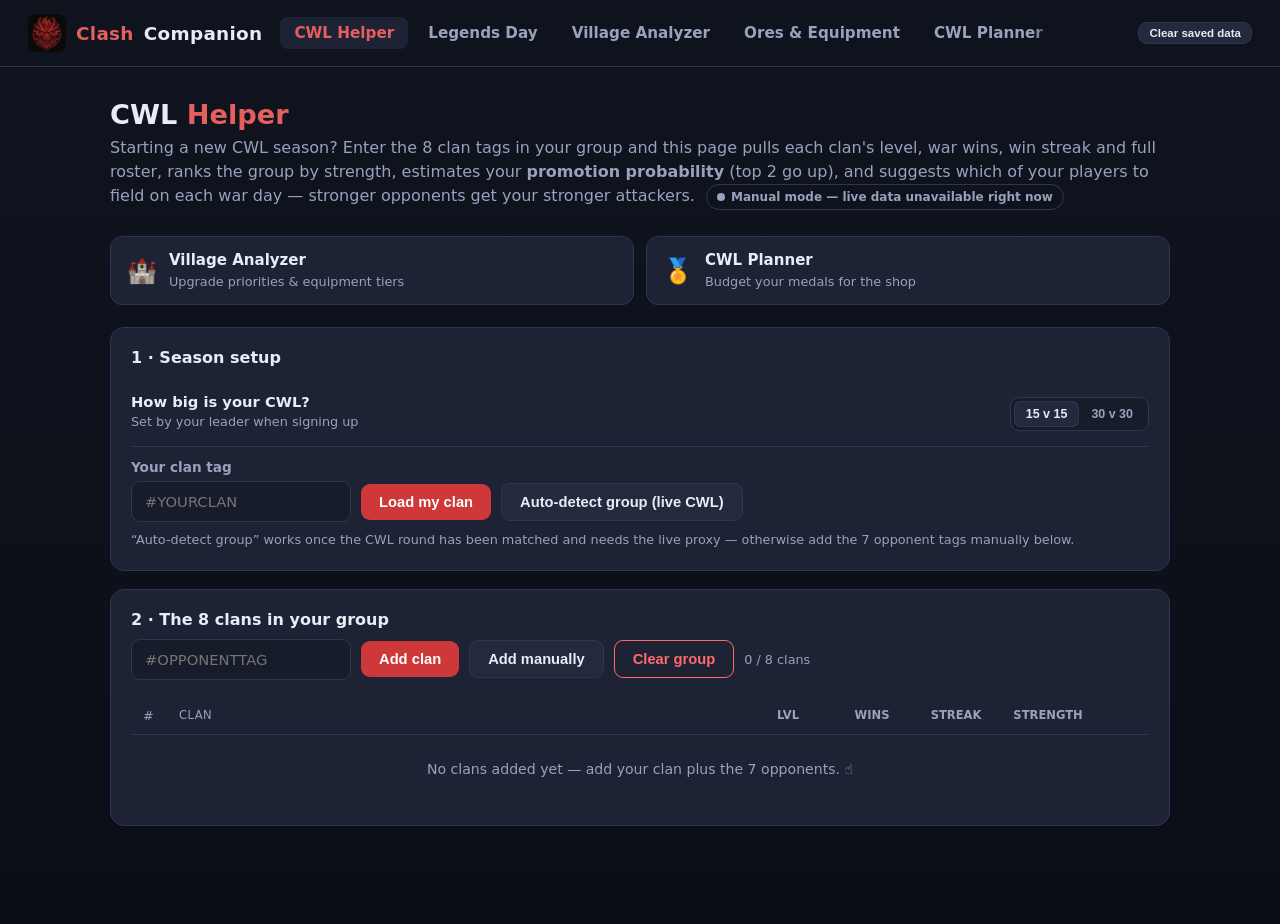
<file: index.html>
<!DOCTYPE html>
<html lang="en">
<head>
  <meta charset="UTF-8" />
  <!-- Google Analytics (GA4) -->
  <script async src="https://www.googletagmanager.com/gtag/js?id=G-RZR3JSMYB6"></script>
  <script>
    window.dataLayer = window.dataLayer || [];
    function gtag(){dataLayer.push(arguments);}
    gtag('js', new Date());
    gtag('config', 'G-RZR3JSMYB6');
  </script>
  <meta name="viewport" content="width=device-width, initial-scale=1.0" />
  <title>CWL Helper — Clash Companion</title>
  <meta name="description" content="Scout your CWL group: rank all 8 clans by roster strength, war stars, and hero levels before war day." />
  <link rel="canonical" href="https://clashcwl.com/" />
  <link rel="icon" type="image/jpeg" href="/assets/logo.jpeg" />
  <link rel="apple-touch-icon" href="/assets/logo.jpeg" />
  <meta name="theme-color" content="#0f1420" />
  <meta property="og:type" content="website" />
  <meta property="og:site_name" content="Clash Companion" />
  <meta property="og:title" content="CWL Helper — Clash Companion" />
  <meta property="og:description" content="Scout your CWL group: rank all 8 clans by roster strength, war stars, and hero levels before war day." />
  <meta property="og:url" content="https://clashcwl.com/" />
  <meta property="og:image" content="https://clashcwl.com/assets/logo.jpeg" />
  <meta property="og:image:alt" content="Clash Companion logo" />
  <meta name="twitter:card" content="summary_large_image" />
  <meta name="twitter:title" content="CWL Helper — Clash Companion" />
  <meta name="twitter:description" content="Scout your CWL group: rank all 8 clans by roster strength, war stars, and hero levels before war day." />
  <meta name="twitter:image" content="https://clashcwl.com/assets/logo.jpeg" />
  <link rel="stylesheet" href="css/style.css" />
  <style>
    .clan-row { display: grid; grid-template-columns: 26px 1fr 74px 74px 74px 90px 34px; gap: 10px; align-items: center; padding: 10px 12px; border-bottom: 1px solid rgba(46,55,82,.5); }
    .clan-row:last-child { border-bottom: none; }
    .clan-row.us { background: rgba(207,56,56,.10); border-left: 3px solid var(--primary); }
    .clan-row .seed { font-weight: 800; color: var(--muted); text-align: center; }
    .clan-row.promote .seed { color: var(--green); }
    .clan-row.demote .seed { color: var(--red); }
    .clan-row .num { text-align: center; font-weight: 700; }
    .clan-row .lbl { display: none; }
    @media (max-width: 780px) {
      /* Seed and name on the first line, every stat stacked under it with its
         own label. Fixed stat columns used to overflow a 375px screen and cut
         off Strength entirely. */
      .clan-row { grid-template-columns: 26px 1fr; row-gap: 4px; }
      .clan-row .lbl { display: inline; color: var(--muted); font-size: .72rem; margin-right: 4px; }
      .clan-row > :nth-child(n+3) { grid-column: 2; }
      /* The header row is column titles only — the stacked rows carry their own
         labels, so it has nothing left to say on a phone. */
      .clan-row.head { display: none; }
    }
    .strength-bar { height: 6px; background: var(--bg2); border-radius: 4px; overflow: hidden; margin-top: 5px; }
    .strength-bar > div { height: 100%; border-radius: 4px; }
    .verdict { padding: 16px 20px; border-radius: 12px; border: 1px solid var(--border); background: var(--card2); }
    .verdict .pct { font-size: 2.6rem; font-weight: 800; line-height: 1; }
    .matchup { display: grid; grid-template-columns: 1fr auto 1fr; gap: 12px; align-items: center; padding: 12px; background: var(--card2); border: 1px solid var(--border); border-radius: 10px; margin-bottom: 10px; }
    .matchup .vs { font-weight: 800; color: var(--muted); font-size: .8rem; }
    .player-chip { display: inline-flex; align-items: center; gap: 6px; background: var(--bg2); border: 1px solid var(--border); border-radius: 999px; padding: 4px 10px; font-size: .78rem; margin: 2px; }
    .player-chip .th { font-weight: 800; color: var(--gold); }
    .day-card { background: var(--card); border: 1px solid var(--border); border-radius: 12px; padding: 14px 16px; margin-bottom: 12px; }
    .clan-row:hover { background: rgba(255,255,255,.03); }
    .clan-detail { padding: 18px; background: var(--bg2); border-left: 3px solid var(--primary); border-bottom: 1px solid var(--border); }
    .clan-detail h4 { font-size: .95rem; color: var(--primary); }
    .stat-box { background: var(--card); border: 1px solid var(--border); border-radius: 9px; padding: 10px 12px; }
    .clan-detail table th { position: sticky; top: 0; background: var(--bg2); z-index: 1; }
    .pill.small { font-size: .65rem; padding: 1px 6px; }
    .status-dot { display: inline-block; width: 8px; height: 8px; border-radius: 50%; margin-right: 6px; }
    .dot-on { background: var(--green); } .dot-off { background: var(--muted); }
  </style>
</head>
<body>
  <nav>
    <div class="logo"><span class="logo-slot"><img src="assets/logo.jpeg" alt="logo" onerror="if(!this.dataset.f){this.dataset.f=1;this.src='assets/logo.png'}else{this.parentElement.classList.add('empty');this.remove()}" /></span>Clash<span>Companion</span></div>
    <div class="nav-links">
    <a href="index.html" class="active">CWL Helper</a>
    <a href="legends.html">Legends Day</a>
    <a href="analyzer.html">Village Analyzer</a>
    <a href="ores.html">Ores &amp; Equipment</a>
    <a href="cwl.html">CWL Planner</a>
    </div>
    <div class="spacer"></div>
    <div class="badge">Meta data: July 2026 · TH18</div>
  </nav>

  <main>
    <h1>CWL <span class="gold">Helper</span></h1>
    <p class="subtitle">
      Starting a new CWL season? Enter the 8 clan tags in your group and this page pulls each
      clan's level, war wins, win streak and full roster, ranks the group by strength, estimates
      your <strong>promotion probability</strong> (top 2 go up), and suggests which of your players
      to field on each war day — stronger opponents get your stronger attackers.
      <span id="proxyStatus" class="pill" style="margin-left:6px"><span class="status-dot dot-off"></span>checking data source…</span>
    </p>

    <!-- CWL runs for roughly the first week of the month. Outside that window
         this page has nothing to load, so point visitors at the tools that
         work year-round rather than leaving them on a dead end. -->
    <div class="tool-grid" id="toolGrid">
      <a class="tool-card" href="analyzer.html">
        <div class="tool-ico">🏰</div>
        <div><strong>Village Analyzer</strong><span class="muted small">Upgrade priorities &amp; equipment tiers</span></div>
      </a>
      <a class="tool-card" href="cwl.html">
        <div class="tool-ico">🏅</div>
        <div><strong>CWL Planner</strong><span class="muted small">Budget your medals for the shop</span></div>
      </a>
    </div>

    <!-- ── Step 1: season setup ─────────────────────────────── -->
    <div class="card">
      <h3 style="margin:0 0 14px">1 · Season setup</h3>

      <!-- War size is the first question because everything downstream is sized
           by it: the suggested roster, every war day's line-up, and which
           players count towards a clan's strength. CWL runs at 15v15 or 30v30
           and nothing else, so those are the only two answers. It is confirmed
           against the API as soon as there is a group or a played round. -->
      <div class="setup-q">
        <div class="setup-label">
          <strong>How big is your CWL?</strong>
          <span class="muted small">Set by your leader when signing up</span>
          <span class="muted small" id="warSizeNote"></span>
        </div>
        <div class="seg" id="warSizeSeg" role="group" aria-label="CWL war size">
          <button type="button" class="seg-btn is-on" data-size="15" aria-pressed="true">15 v 15</button>
          <button type="button" class="seg-btn" data-size="30" aria-pressed="false">30 v 30</button>
        </div>
      </div>

      <label for="myClanTag">Your clan tag</label>
      <div class="row">
        <input type="text" id="myClanTag" placeholder="#YOURCLAN" style="max-width:220px" />
        <button id="loadMyClanBtn">Load my clan</button>
        <button id="autoGroupBtn" class="secondary">Auto-detect group (live CWL)</button>
      </div>
      <p class="muted small" style="margin-top:8px">
        “Auto-detect group” works once the CWL round has been matched and needs the live proxy —
        otherwise add the 7 opponent tags manually below.
      </p>

      <!-- Your clan, once it is loaded. The group table below is the eight of
           you ranked against each other and disappears out of season; this is
           who YOU are, so it belongs in step 1 and stays all month. The war
           league lives here rather than in a dropdown — it is read from the
           game, so it cannot disagree with it. -->
      <div id="myClanCard" class="myclan" style="display:none"></div>
    </div>

    <!-- Off-season notice. CWL runs for roughly the first ten days of the
         month; the rest of the time the group, the round history and the
         war-day plan have nothing behind them, so they are folded away rather
         than sitting there empty. Step 4 is not: ranked form is what you want
         to know BEFORE sign-ups open. -->
    <div id="offSeasonNote" class="card" style="display:none">
      <div class="row" style="justify-content:space-between; gap:14px">
        <div style="min-width:0">
          <h3 style="margin:0 0 4px">CWL isn’t running right now</h3>
          <p class="muted small" style="margin:0" id="offSeasonWhen"></p>
        </div>
        <button id="planAnywayBtn" class="secondary" style="flex:none">Set up anyway</button>
      </div>
    </div>

    <!-- ── Step 2: opponents ────────────────────────────────── -->
    <div class="card" id="groupSection">
      <h3>2 · The 8 clans in your group</h3>
      <div class="row" style="margin-top:10px">
        <input type="text" id="opponentTag" placeholder="#OPPONENTTAG" style="max-width:220px" />
        <button id="addClanBtn">Add clan</button>
        <button id="manualClanBtn" class="secondary">Add manually</button>
        <button id="clearGroupBtn" class="danger">Clear group</button>
        <span id="groupMsg" class="muted small"></span>
      </div>

      <div id="manualForm" style="display:none; margin-top:14px; padding:14px; background:var(--bg2); border:1px solid var(--border); border-radius:10px">
        <div class="grid3">
          <div><label for="mName">Clan name</label><input type="text" id="mName" placeholder="Iron Legion" /></div>
          <div><label for="mTag">Tag</label><input type="text" id="mTag" placeholder="#2QRPLG0V" /></div>
          <div><label for="mLevel">Clan level</label><input type="text" id="mLevel" placeholder="18" /></div>
          <div><label for="mWins">War wins</label><input type="text" id="mWins" placeholder="342" /></div>
          <div><label for="mStreak">Win streak</label><input type="text" id="mStreak" placeholder="4" /></div>
          <div><label for="mAvgTH">Avg Town Hall</label><input type="text" id="mAvgTH" placeholder="16.4" /></div>
        </div>
        <div class="row" style="margin-top:12px">
          <button id="saveManualBtn">Save clan</button>
          <button id="cancelManualBtn" class="secondary">Cancel</button>
        </div>
      </div>

      <div style="margin-top:16px">
        <div class="clan-row head" style="border-bottom:1px solid var(--border); padding-bottom:8px">
          <div class="muted small">#</div>
          <div class="muted small" style="text-transform:uppercase; letter-spacing:.5px; font-size:.72rem">Clan</div>
          <div class="muted small num" style="font-size:.72rem">LVL</div>
          <div class="muted small num" style="font-size:.72rem">WINS</div>
          <div class="muted small num" style="font-size:.72rem">STREAK</div>
          <div class="muted small num" style="font-size:.72rem">STRENGTH</div>
          <div></div>
        </div>
        <div id="clanList"></div>
        <p class="muted" id="emptyGroup" style="padding:24px 0; text-align:center">
          No clans added yet — add your clan plus the 7 opponents. ☝️
        </p>
      </div>
    </div>

    <!-- ── Step 3: verdict ──────────────────────────────────── -->
    <div id="analysisSection" style="display:none">
      <h2>3 · Group difficulty &amp; your odds</h2>
      <div class="grid2">
        <div class="verdict">
          <div class="muted small">Probability of finishing top 2 (promotion)</div>
          <div class="pct" id="promoPct">—</div>
          <div class="progress" style="margin-top:10px"><div id="promoBar" style="width:0%"></div></div>
          <p class="muted small" id="promoNote" style="margin-top:10px"></p>
        </div>
        <div class="verdict">
          <div class="muted small">Group difficulty</div>
          <div class="pct" id="difficultyLabel" style="font-size:1.7rem">—</div>
          <p class="muted small" id="difficultyNote" style="margin-top:10px"></p>
          <div style="margin-top:12px">
            <div class="muted small">Your projected seed</div>
            <div style="font-size:1.3rem; font-weight:800" id="projectedSeed">—</div>
          </div>
        </div>
      </div>
      <div class="card" id="riskBreakdown"></div>
    </div>

    <!-- ── Who each clan actually fields, round by round ────── -->
    <div id="roundsSection" style="display:none">
      <h2>Round history — who they actually field</h2>
      <div class="card">
        <div class="row" style="justify-content:space-between; align-items:flex-start; gap:12px">
          <p class="muted small" style="margin:0">
            A clan's member list says little about its war line-up. This pulls every round played
            so far and shows who was actually fielded, at which Town Hall — so you can see a clan's
            core, how much it rotates, and what it is fielding right now.
          </p>
          <button id="loadRoundsBtn" class="secondary" style="flex:none">Load round history</button>
        </div>
        <div id="roundsMsg" class="muted small" style="margin-top:10px"></div>
        <div id="roundsResult" style="margin-top:14px"></div>
      </div>
    </div>

    <!-- ── Step 4: eligibility ──────────────────────────────── -->
    <div id="eligibilitySection" style="display:none">
      <h2>4 · Who should play CWL</h2>
      <p class="muted" style="margin-top:-8px; margin-bottom:16px">
        Ranks your clan on <strong>recent Ranked form</strong> — attacks actually used and
        trophies earned per attack, measured against their own league's par. Town Hall,
        heroes and war stars are deliberately not scored: they reward accumulation, not
        whether someone is playing now, and CWL is won by the people who turn up.
        Tap any player for the ranked battles and league history behind their score.
      </p>
      <div class="row" style="margin-bottom:14px">
        <button id="loadEligibilityBtn">Analyse ranked form</button>
        <span id="eligibilityMsg" class="muted small"></span>
      </div>
      <div id="eligibilityList"></div>
    </div>

    <!-- ── Step 5: assignments ──────────────────────────────── -->
    <div id="assignSection" style="display:none">
      <h2>5 · War-day assignments</h2>
      <p class="muted" style="margin-top:-8px; margin-bottom:16px">
        Auto-matched on <strong>ranked form</strong> from step 4: your best attackers are saved
        for the toughest opponents, weaker players get the easier days. Change any day's roster
        with the dropdowns.
        <br /><span class="small">Load round history above and these follow the real war
        schedule; without it they are ordered hardest-first, not by war day.</span>
      </p>
      <div class="row" id="assignControls" style="margin-bottom:14px">
        <button id="autoAssignBtn">Auto-assign all 7 days</button>
        <button id="clearAssignBtn" class="secondary">Clear assignments</button>
      </div>
      <div id="dayList"></div>
    </div>
  </main>

  <script src="js/data.js"></script>
  <script src="js/battlelog.js"></script>
  <script src="js/leaguetiers.js"></script>
  <script src="js/leaguehistory.js"></script>
  <script src="js/eligibility.js"></script>
  <script src="js/cwl-group.js"></script>
  <script src="js/reset.js"></script>
</body>
</html>
</file>
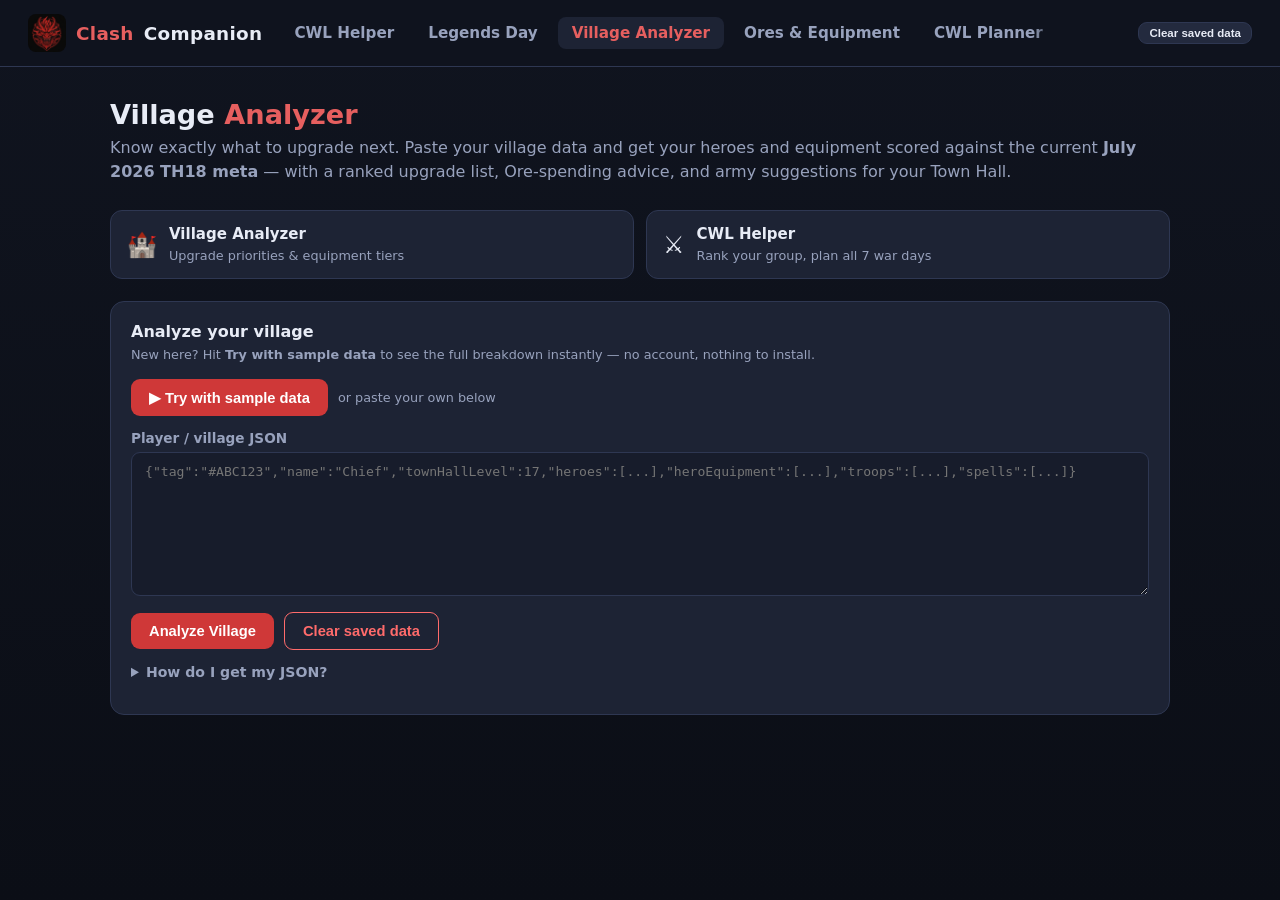
<file: analyzer.html>
<!DOCTYPE html>
<html lang="en">
<head>
  <meta charset="UTF-8" />
  <!-- Google Analytics (GA4) -->
  <script async src="https://www.googletagmanager.com/gtag/js?id=G-RZR3JSMYB6"></script>
  <script>
    window.dataLayer = window.dataLayer || [];
    function gtag(){dataLayer.push(arguments);}
    gtag('js', new Date());
    gtag('config', 'G-RZR3JSMYB6');
  </script>
  <meta name="viewport" content="width=device-width, initial-scale=1.0" />
  <title>Village Analyzer — Clash Companion</title>
  <meta name="description" content="Analyze your Clash of Clans village: hero levels, troop progress, and what to upgrade next. Free, no login required." />
  <link rel="canonical" href="https://clashcwl.com/analyzer.html" />
  <link rel="icon" type="image/jpeg" href="/assets/logo.jpeg" />
  <link rel="apple-touch-icon" href="/assets/logo.jpeg" />
  <meta name="theme-color" content="#0f1420" />
  <meta property="og:type" content="website" />
  <meta property="og:site_name" content="Clash Companion" />
  <meta property="og:title" content="Village Analyzer — Clash Companion" />
  <meta property="og:description" content="Analyze your Clash of Clans village: hero levels, troop progress, and what to upgrade next. Free, no login required." />
  <meta property="og:url" content="https://clashcwl.com/analyzer.html" />
  <meta property="og:image" content="https://clashcwl.com/assets/logo.jpeg" />
  <meta property="og:image:alt" content="Clash Companion logo" />
  <meta name="twitter:card" content="summary_large_image" />
  <meta name="twitter:title" content="Village Analyzer — Clash Companion" />
  <meta name="twitter:description" content="Analyze your Clash of Clans village: hero levels, troop progress, and what to upgrade next. Free, no login required." />
  <meta name="twitter:image" content="https://clashcwl.com/assets/logo.jpeg" />
  <link rel="stylesheet" href="css/style.css" />
</head>
<body>
  <nav>
    <div class="logo"><span class="logo-slot"><img src="assets/logo.jpeg" alt="logo" onerror="if(!this.dataset.f){this.dataset.f=1;this.src='assets/logo.png'}else{this.parentElement.classList.add('empty');this.remove()}" /></span>Clash<span>Companion</span></div>
    <div class="nav-links">
    <a href="index.html">CWL Helper</a>
    <a href="legends.html">Legends Day</a>
    <a href="analyzer.html" class="active">Village Analyzer</a>
    <a href="ores.html">Ores &amp; Equipment</a>
    <a href="cwl.html">CWL Planner</a>
    </div>
    <div class="spacer"></div>
    <div class="badge">Meta data: July 2026 · TH18</div>
  </nav>

  <main>
    <h1>Village <span class="gold">Analyzer</span></h1>
    <p class="subtitle">
      Know exactly what to upgrade next. Paste your village data and get your heroes and
      equipment scored against the current <strong>July 2026 TH18 meta</strong> — with a
      ranked upgrade list, Ore-spending advice, and army suggestions for your Town Hall.
    </p>

    <!-- What this app does — visible before any data entry, so a first-time
         visitor sees the value instead of an empty textarea. -->
    <div class="tool-grid" id="toolGrid">
      <a class="tool-card" href="#analyzeCard">
        <div class="tool-ico">🏰</div>
        <div><strong>Village Analyzer</strong><span class="muted small">Upgrade priorities &amp; equipment tiers</span></div>
      </a>
      <a class="tool-card" href="index.html">
        <div class="tool-ico">⚔️</div>
        <div><strong>CWL Helper</strong><span class="muted small">Rank your group, plan all 7 war days</span></div>
      </a>
    </div>

    <div class="card" id="analyzeCard">
      <div class="row" style="justify-content:space-between; align-items:flex-start; gap:12px">
        <div>
          <h3 style="margin:0">Analyze your village</h3>
          <p class="muted small" style="margin-top:4px">
            New here? Hit <strong>Try with sample data</strong> to see the full breakdown instantly —
            no account, nothing to install.
          </p>
        </div>
      </div>

      <div class="row" style="margin:14px 0">
        <button id="sampleBtn">▶ Try with sample data</button>
        <span class="muted small">or paste your own below</span>
      </div>

      <label for="jsonInput">Player / village JSON</label>
      <textarea id="jsonInput" rows="8" placeholder='{"tag":"#ABC123","name":"Chief","townHallLevel":17,"heroes":[...],"heroEquipment":[...],"troops":[...],"spells":[...]}'></textarea>
      <div class="row" style="margin-top:12px">
        <button id="analyzeBtn">Analyze Village</button>
        <button id="clearBtn" class="danger">Clear saved data</button>
      </div>
      <div id="parseError" class="error" style="display:none"></div>
      <details style="margin-top:14px">
        <summary>How do I get my JSON?</summary>
        <p class="muted" style="margin-top:8px">
          1. Create a free account at <code>developer.clashofclans.com</code> and generate an API key.<br />
          2. Call <code>GET https://api.clashofclans.com/v1/players/%23YOURTAG</code> with the key.<br />
          3. Paste the whole response here. Sites like Clash of Stats or Discord bots (ClashKing)
          can also export this JSON for you.<br />
          <em>Note:</em> the official API exposes heroes, equipment, troops and spells — defense
          levels aren't public, but if your JSON includes a <code>buildings</code> array (from a
          layout-export tool) we'll show those too.
        </p>
      </details>
    </div>

    <div id="results" style="display:none">
      <div class="card" id="playerSummary"></div>

      <h2>Heroes</h2>
      <div class="grid3" id="heroCards"></div>

      <h2>Hero Equipment</h2>
      <div class="card">
        <table id="equipTable">
          <thead>
            <tr><th>Equipment</th><th>Hero</th><th>Rarity</th><th>Level</th><th>Progress</th><th>Meta tier</th></tr>
          </thead>
          <tbody></tbody>
        </table>
      </div>

      <h2>Upgrade Priorities</h2>
      <div class="card" id="priorities"></div>

      <div class="grid2">
        <div>
          <h2>Troops</h2>
          <div class="card" id="troopsList"></div>
        </div>
        <div>
          <h2>Spells</h2>
          <div class="card" id="spellsList"></div>
        </div>
      </div>

      <div id="buildingsSection" style="display:none">
        <h2>Defenses / Buildings</h2>
        <div class="card" id="buildingsList"></div>
      </div>

      <h2>Recommended Armies for your Town Hall</h2>
      <div id="armySuggestions"></div>

      <h2>ZapQuake <span class="gold">planner</span></h2>
      <p class="subtitle">
        Pick what you want gone. This answers with your own spell levels — no setup,
        one recommendation, and the maths behind it.
      </p>
      <div class="card">
        <div class="row" style="gap:10px;flex-wrap:wrap">
          <select id="zqTarget" style="max-width:220px"></select>
          <select id="zqLevel" style="max-width:150px"></select>
        </div>
        <div id="zapquakeBody" style="margin-top:14px"></div>
      </div>

      <h2 id="coach">Ask the <span class="gold">AI Coach</span></h2>
      <p class="subtitle">
        The coach knows the July 2026 game state<span id="playerStatus" class="pill gold" style="display:none"> and your village ✔</span>.
        Ask about upgrade order, army comps, or hero equipment.
      </p>

      <details class="card" style="padding:16px 20px">
        <summary>⚙️&nbsp;Coach settings — built-in coach vs AI-powered</summary>
        <div style="margin-top:14px">
          <p class="muted">
            By default the coach answers instantly from the built-in July 2026 knowledge base.
            For deeper, conversational coaching you can connect your own OpenAI API key — it's
            stored only in this browser and sent only to <code>api.openai.com</code>. Every AI
            answer is grounded in the same knowledge base plus your analyzed village.
          </p>
          <label for="apiKey">OpenAI API key (optional)</label>
          <div class="row">
            <input type="password" id="apiKey" placeholder="sk-..." style="max-width:360px" />
            <select id="modelSelect" style="max-width:160px">
              <option value="gpt-5-mini">gpt-5-mini</option>
              <option value="gpt-5">gpt-5</option>
              <option value="gpt-4.1">gpt-4.1</option>
              <option value="gpt-4o">gpt-4o</option>
            </select>
            <button id="saveKeyBtn" class="secondary">Save</button>
            <button id="clearKeyBtn" class="danger">Remove</button>
            <span id="keyStatus" class="muted small"></span>
          </div>
        </div>
      </details>

      <details class="card" style="padding:16px 20px" id="kbSettingsDetails">
        <summary>📦&nbsp;Game Release Data — edit local knowledge base</summary>
        <div style="margin-top:14px">
          <p class="muted">
            This JSON represents the Clash of Clans release data (heroes, equipment, armies, updates, etc.) used by the coach to formulate answers. You can edit this JSON to update the coach's knowledge. It is stored in your browser's local storage.
          </p>
          <label for="kbJsonInput">Release Data JSON</label>
          <textarea id="kbJsonInput" rows="12" style="font-family: monospace; font-size: 11px; margin-bottom:12px"></textarea>
          <div class="row">
            <button id="saveKbBtn" class="secondary">Save Release Data</button>
            <button id="resetKbBtn" class="danger">Reset to Default</button>
            <span id="kbStatus" class="muted small"></span>
          </div>
        </div>
      </details>

      <div class="suggestions" id="suggestions">
        <button class="secondary">What should I upgrade first?</button>
        <button class="secondary">Best army for my Town Hall?</button>
        <button class="secondary">How should I spend my Ores?</button>
        <button class="secondary">Which equipment matters most?</button>
      </div>

      <div class="chat-box">
        <div class="chat-msgs" id="chatMsgs">
          <div class="msg bot">Hey Chief! 👋 I've got your village loaded. Ask me what to upgrade next, which army suits your Town Hall, or how to spend your Ores.</div>
        </div>
        <div class="chat-input">
          <input type="text" id="chatInput" placeholder="Ask your coach…" autocomplete="off" />
          <button id="sendBtn">Send</button>
        </div>
      </div>
    </div>
  </main>

  <script src="js/idmap.js"></script>
  <script src="js/data.js"></script>
  <script src="js/analyzer.js"></script>
  <script src="js/zqdata.js"></script>
  <script src="js/zapquake.js"></script>
  <script src="js/coach.js"></script>
  <script src="js/reset.js"></script>
</body>
</html>
</file>
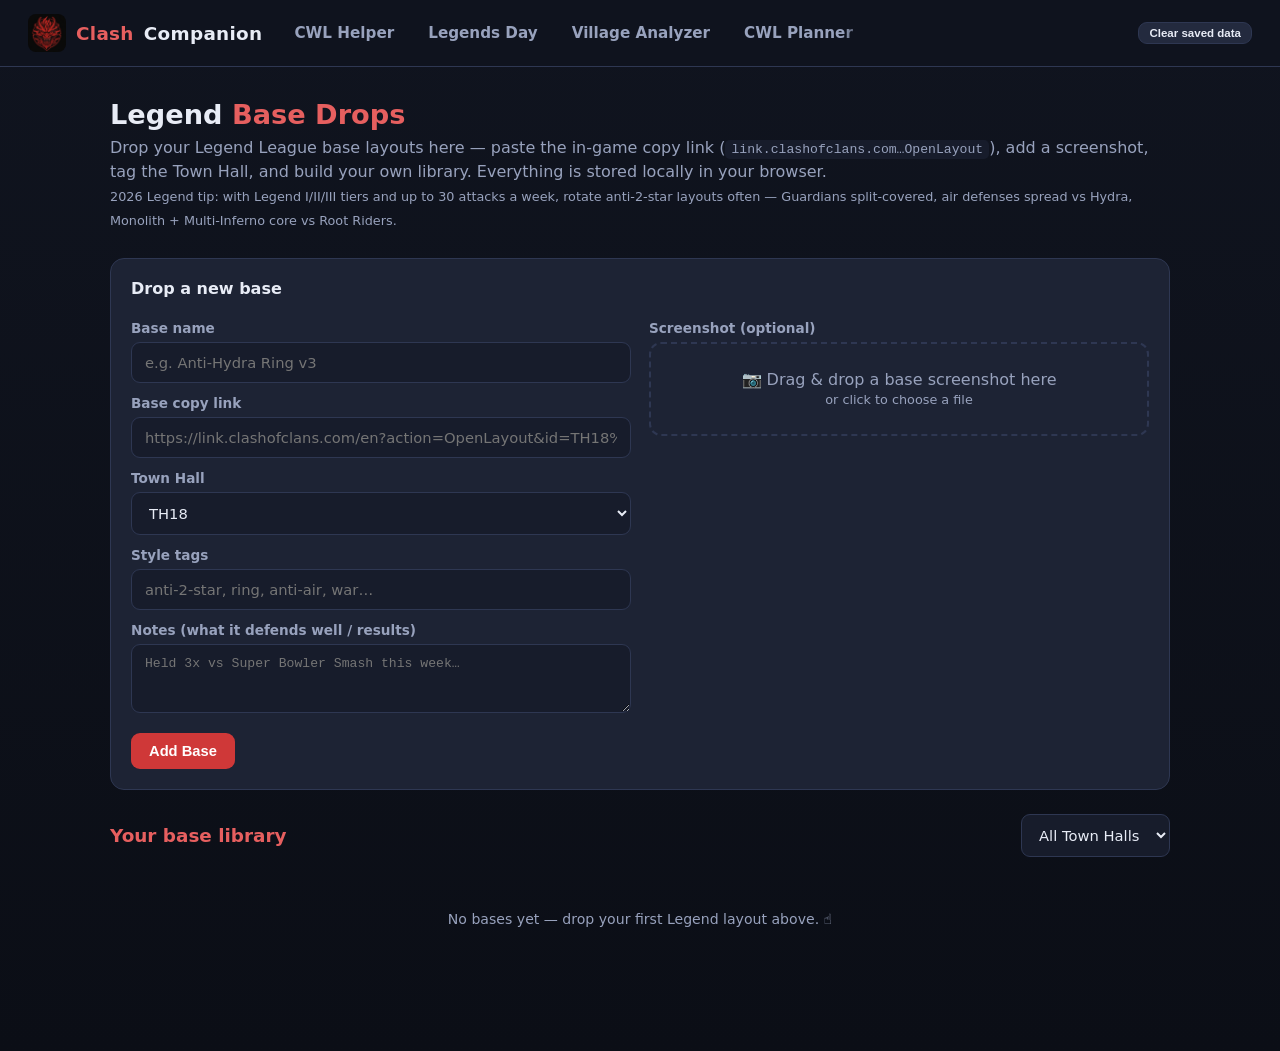
<file: bases.html>
<!DOCTYPE html>
<html lang="en">
<head>
  <meta charset="UTF-8" />
  <!-- Google Analytics (GA4) -->
  <script async src="https://www.googletagmanager.com/gtag/js?id=G-RZR3JSMYB6"></script>
  <script>
    window.dataLayer = window.dataLayer || [];
    function gtag(){dataLayer.push(arguments);}
    gtag('js', new Date());
    gtag('config', 'G-RZR3JSMYB6');
  </script>
  <meta name="viewport" content="width=device-width, initial-scale=1.0" />
  <title>Legend Bases — Clash Companion</title>
  <meta name="description" content="Curated Clash of Clans base layouts for Legend League pushing." />
  <link rel="canonical" href="https://clashcwl.com/bases.html" />
  <link rel="icon" type="image/jpeg" href="/assets/logo.jpeg" />
  <link rel="apple-touch-icon" href="/assets/logo.jpeg" />
  <meta name="theme-color" content="#0f1420" />
  <meta property="og:type" content="website" />
  <meta property="og:site_name" content="Clash Companion" />
  <meta property="og:title" content="Legend Bases — Clash Companion" />
  <meta property="og:description" content="Curated Clash of Clans base layouts for Legend League pushing." />
  <meta property="og:url" content="https://clashcwl.com/bases.html" />
  <meta property="og:image" content="https://clashcwl.com/assets/logo.jpeg" />
  <meta property="og:image:alt" content="Clash Companion logo" />
  <meta name="twitter:card" content="summary_large_image" />
  <meta name="twitter:title" content="Legend Bases — Clash Companion" />
  <meta name="twitter:description" content="Curated Clash of Clans base layouts for Legend League pushing." />
  <meta name="twitter:image" content="https://clashcwl.com/assets/logo.jpeg" />
  <link rel="stylesheet" href="css/style.css" />
</head>
<body>
  <nav>
    <div class="logo"><span class="logo-slot"><img src="assets/logo.jpeg" alt="logo" onerror="if(!this.dataset.f){this.dataset.f=1;this.src='assets/logo.png'}else{this.parentElement.classList.add('empty');this.remove()}" /></span>Clash<span>Companion</span></div>
    <div class="nav-links">
    <a href="index.html">CWL Helper</a>
    <a href="legends.html">Legends Day</a>
    <a href="analyzer.html">Village Analyzer</a>
    <a href="cwl.html">CWL Planner</a>
    </div>
    <div class="spacer"></div>
    <div class="badge">Meta data: July 2026 · TH18</div>
  </nav>

  <main>
    <h1>Legend <span class="gold">Base Drops</span></h1>
    <p class="subtitle">
      Drop your Legend League base layouts here — paste the in-game copy link
      (<code>link.clashofclans.com…OpenLayout</code>), add a screenshot, tag the Town Hall,
      and build your own library. Everything is stored locally in your browser.
      <br /><span class="small muted">2026 Legend tip: with Legend I/II/III tiers and up to 30 attacks a week,
      rotate anti-2-star layouts often — Guardians split-covered, air defenses spread vs Hydra,
      Monolith + Multi-Inferno core vs Root Riders.</span>
    </p>

    <div class="card">
      <h3>Drop a new base</h3>
      <div class="grid2" style="margin-top:10px">
        <div>
          <label for="baseName">Base name</label>
          <input type="text" id="baseName" placeholder="e.g. Anti-Hydra Ring v3" />

          <label for="baseLink">Base copy link</label>
          <input type="url" id="baseLink" placeholder="https://link.clashofclans.com/en?action=OpenLayout&id=TH18%3A..." />

          <label for="baseTH">Town Hall</label>
          <select id="baseTH">
            <option value="18">TH18</option>
            <option value="17">TH17</option>
            <option value="16">TH16</option>
            <option value="15">TH15</option>
          </select>

          <label for="baseTags">Style tags</label>
          <input type="text" id="baseTags" placeholder="anti-2-star, ring, anti-air, war…" />

          <label for="baseNotes">Notes (what it defends well / results)</label>
          <textarea id="baseNotes" rows="3" placeholder="Held 3x vs Super Bowler Smash this week…"></textarea>
        </div>
        <div>
          <label>Screenshot (optional)</label>
          <div class="drop-zone" id="dropZone">
            📷 Drag &amp; drop a base screenshot here<br /><span class="small">or click to choose a file</span>
            <input type="file" id="fileInput" accept="image/*" style="display:none" />
          </div>
          <div id="previewWrap" style="margin-top:12px; display:none">
            <img id="previewImg" style="max-width:100%; border-radius:10px; border:1px solid var(--border)" alt="Base preview" />
            <button class="danger small" id="removeImg" style="margin-top:8px">Remove image</button>
          </div>
        </div>
      </div>
      <div class="row" style="margin-top:16px">
        <button id="addBaseBtn">Add Base</button>
        <span id="baseMsg" class="muted"></span>
      </div>
    </div>

    <div class="row" style="justify-content:space-between; margin: 24px 0 12px">
      <h2 style="margin:0">Your base library</h2>
      <div class="row">
        <select id="filterTH">
          <option value="all">All Town Halls</option>
          <option value="18">TH18</option>
          <option value="17">TH17</option>
          <option value="16">TH16</option>
          <option value="15">TH15</option>
        </select>
      </div>
    </div>

    <div class="base-grid" id="baseGrid"></div>
    <p class="muted" id="emptyMsg" style="text-align:center; padding:40px 0">
      No bases yet — drop your first Legend layout above. ☝️
    </p>
  </main>

  <script src="js/data.js"></script>
  <script src="js/bases.js"></script>
  <script src="js/reset.js"></script>
</body>
</html>
</file>
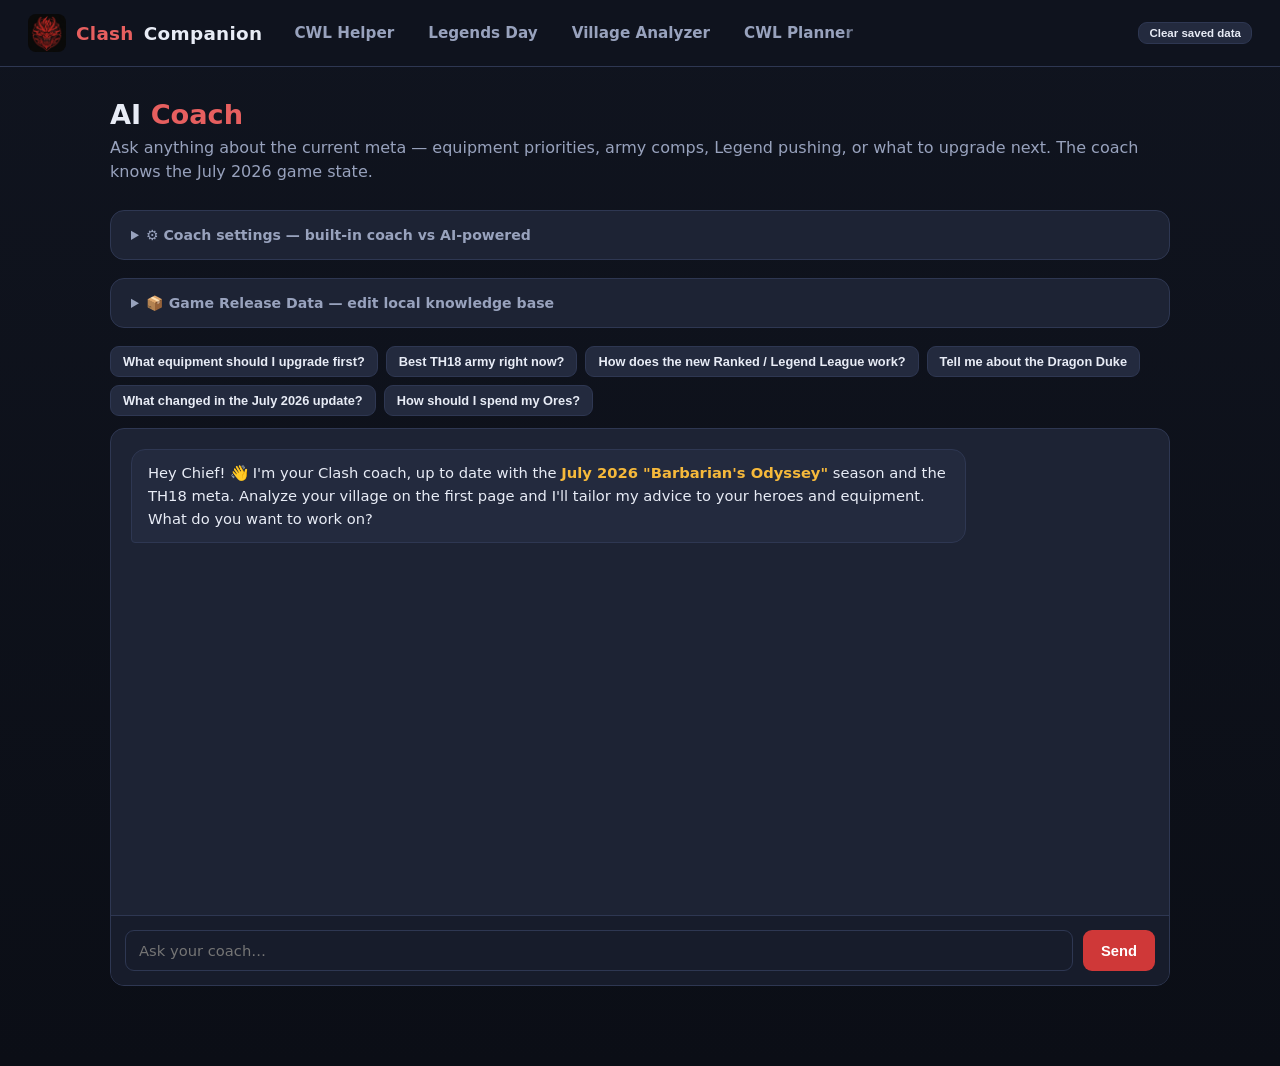
<file: coach.html>
<!DOCTYPE html>
<html lang="en">
<head>
  <meta charset="UTF-8" />
  <!-- Google Analytics (GA4) -->
  <script async src="https://www.googletagmanager.com/gtag/js?id=G-RZR3JSMYB6"></script>
  <script>
    window.dataLayer = window.dataLayer || [];
    function gtag(){dataLayer.push(arguments);}
    gtag('js', new Date());
    gtag('config', 'G-RZR3JSMYB6');
  </script>
  <meta name="viewport" content="width=device-width, initial-scale=1.0" />
  <title>AI Coach — Clash Companion</title>
  <meta name="description" content="Ask a Clash of Clans coach about upgrades, attack strategy, and hero equipment, tailored to your village." />
  <link rel="canonical" href="https://clashcwl.com/coach.html" />
  <link rel="icon" type="image/jpeg" href="/assets/logo.jpeg" />
  <link rel="apple-touch-icon" href="/assets/logo.jpeg" />
  <meta name="theme-color" content="#0f1420" />
  <meta property="og:type" content="website" />
  <meta property="og:site_name" content="Clash Companion" />
  <meta property="og:title" content="AI Coach — Clash Companion" />
  <meta property="og:description" content="Ask a Clash of Clans coach about upgrades, attack strategy, and hero equipment, tailored to your village." />
  <meta property="og:url" content="https://clashcwl.com/coach.html" />
  <meta property="og:image" content="https://clashcwl.com/assets/logo.jpeg" />
  <meta property="og:image:alt" content="Clash Companion logo" />
  <meta name="twitter:card" content="summary_large_image" />
  <meta name="twitter:title" content="AI Coach — Clash Companion" />
  <meta name="twitter:description" content="Ask a Clash of Clans coach about upgrades, attack strategy, and hero equipment, tailored to your village." />
  <meta name="twitter:image" content="https://clashcwl.com/assets/logo.jpeg" />
  <link rel="stylesheet" href="css/style.css" />
</head>
<body>
  <nav>
    <div class="logo"><span class="logo-slot"><img src="assets/logo.jpeg" alt="logo" onerror="if(!this.dataset.f){this.dataset.f=1;this.src='assets/logo.png'}else{this.parentElement.classList.add('empty');this.remove()}" /></span>Clash<span>Companion</span></div>
    <div class="nav-links">
    <a href="index.html">CWL Helper</a>
    <a href="legends.html">Legends Day</a>
    <a href="analyzer.html">Village Analyzer</a>
    <a href="cwl.html">CWL Planner</a>
    </div>
    <div class="spacer"></div>
    <div class="badge">Meta data: July 2026 · TH18</div>
  </nav>

  <main>
    <h1>AI <span class="gold">Coach</span></h1>
    <p class="subtitle">
      Ask anything about the current meta — equipment priorities, army comps, Legend pushing,
      or what to upgrade next. The coach knows the July 2026 game state<span id="playerStatus" class="pill gold" style="display:none"> and your village from the Analyzer ✔</span>.
    </p>

    <details class="card" style="padding:16px 20px">
      <summary>⚙️&nbsp;Coach settings — built-in coach vs AI-powered</summary>
      <div style="margin-top:14px">
        <p class="muted">
          By default the coach answers instantly from the built-in July 2026 knowledge base.
          For deeper, conversational coaching you can connect your own OpenAI API key — it's
          stored only in this browser and sent only to <code>api.openai.com</code>. Every AI
          answer is grounded in the same knowledge base plus your analyzed village.
        </p>
        <label for="apiKey">OpenAI API key (optional)</label>
        <div class="row">
          <input type="password" id="apiKey" placeholder="sk-..." style="max-width:360px" />
          <select id="modelSelect" style="max-width:160px">
            <option value="gpt-5-mini">gpt-5-mini</option>
            <option value="gpt-5">gpt-5</option>
            <option value="gpt-4.1">gpt-4.1</option>
            <option value="gpt-4o">gpt-4o</option>
          </select>
          <button id="saveKeyBtn" class="secondary">Save</button>
          <button id="clearKeyBtn" class="danger">Remove</button>
          <span id="keyStatus" class="muted small"></span>
        </div>
      </div>
    </details>

    <details class="card" style="padding:16px 20px" id="kbSettingsDetails">
      <summary>📦&nbsp;Game Release Data — edit local knowledge base</summary>
      <div style="margin-top:14px">
        <p class="muted">
          This JSON represents the Clash of Clans release data (heroes, equipment, armies, updates, etc.) used by the coach to formulate answers. You can edit this JSON to update the coach's knowledge. It is stored in your browser's local storage.
        </p>
        <label for="kbJsonInput">Release Data JSON</label>
        <textarea id="kbJsonInput" rows="12" style="font-family: monospace; font-size: 11px; margin-bottom:12px"></textarea>
        <div class="row">
          <button id="saveKbBtn" class="secondary">Save Release Data</button>
          <button id="resetKbBtn" class="danger">Reset to Default</button>
          <span id="kbStatus" class="muted small"></span>
        </div>
      </div>
    </details>

    <div class="suggestions" id="suggestions">
      <button class="secondary">What equipment should I upgrade first?</button>
      <button class="secondary">Best TH18 army right now?</button>
      <button class="secondary">How does the new Ranked / Legend League work?</button>
      <button class="secondary">Tell me about the Dragon Duke</button>
      <button class="secondary">What changed in the July 2026 update?</button>
      <button class="secondary">How should I spend my Ores?</button>
    </div>

    <div class="chat-box">
      <div class="chat-msgs" id="chatMsgs">
        <div class="msg bot">Hey Chief! 👋 I'm your Clash coach, up to date with the <strong>July 2026 "Barbarian's Odyssey"</strong> season and the TH18 meta. Analyze your village on the first page and I'll tailor my advice to your heroes and equipment. What do you want to work on?</div>
      </div>
      <div class="chat-input">
        <input type="text" id="chatInput" placeholder="Ask your coach…" autocomplete="off" />
        <button id="sendBtn">Send</button>
      </div>
    </div>
  </main>

  <script src="js/data.js"></script>
  <script src="js/coach.js"></script>
  <script src="js/reset.js"></script>
</body>
</html>
</file>
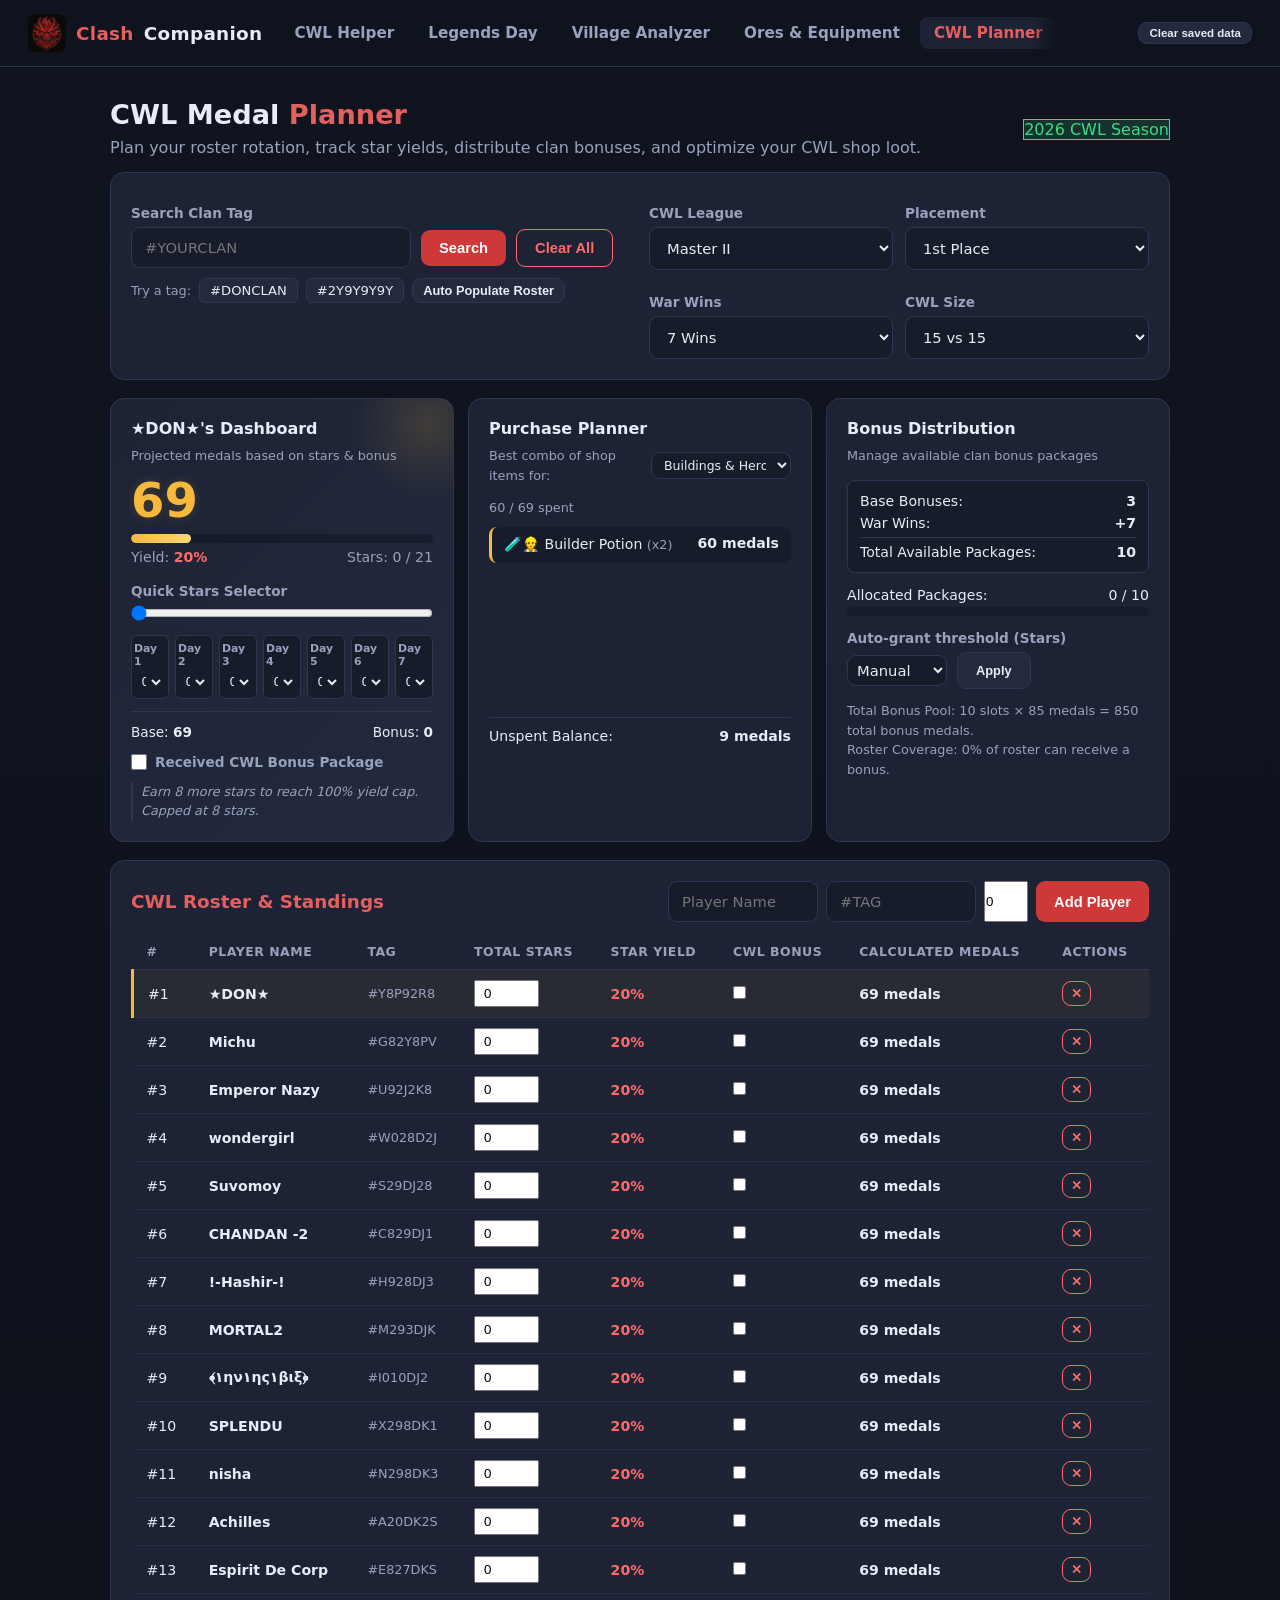
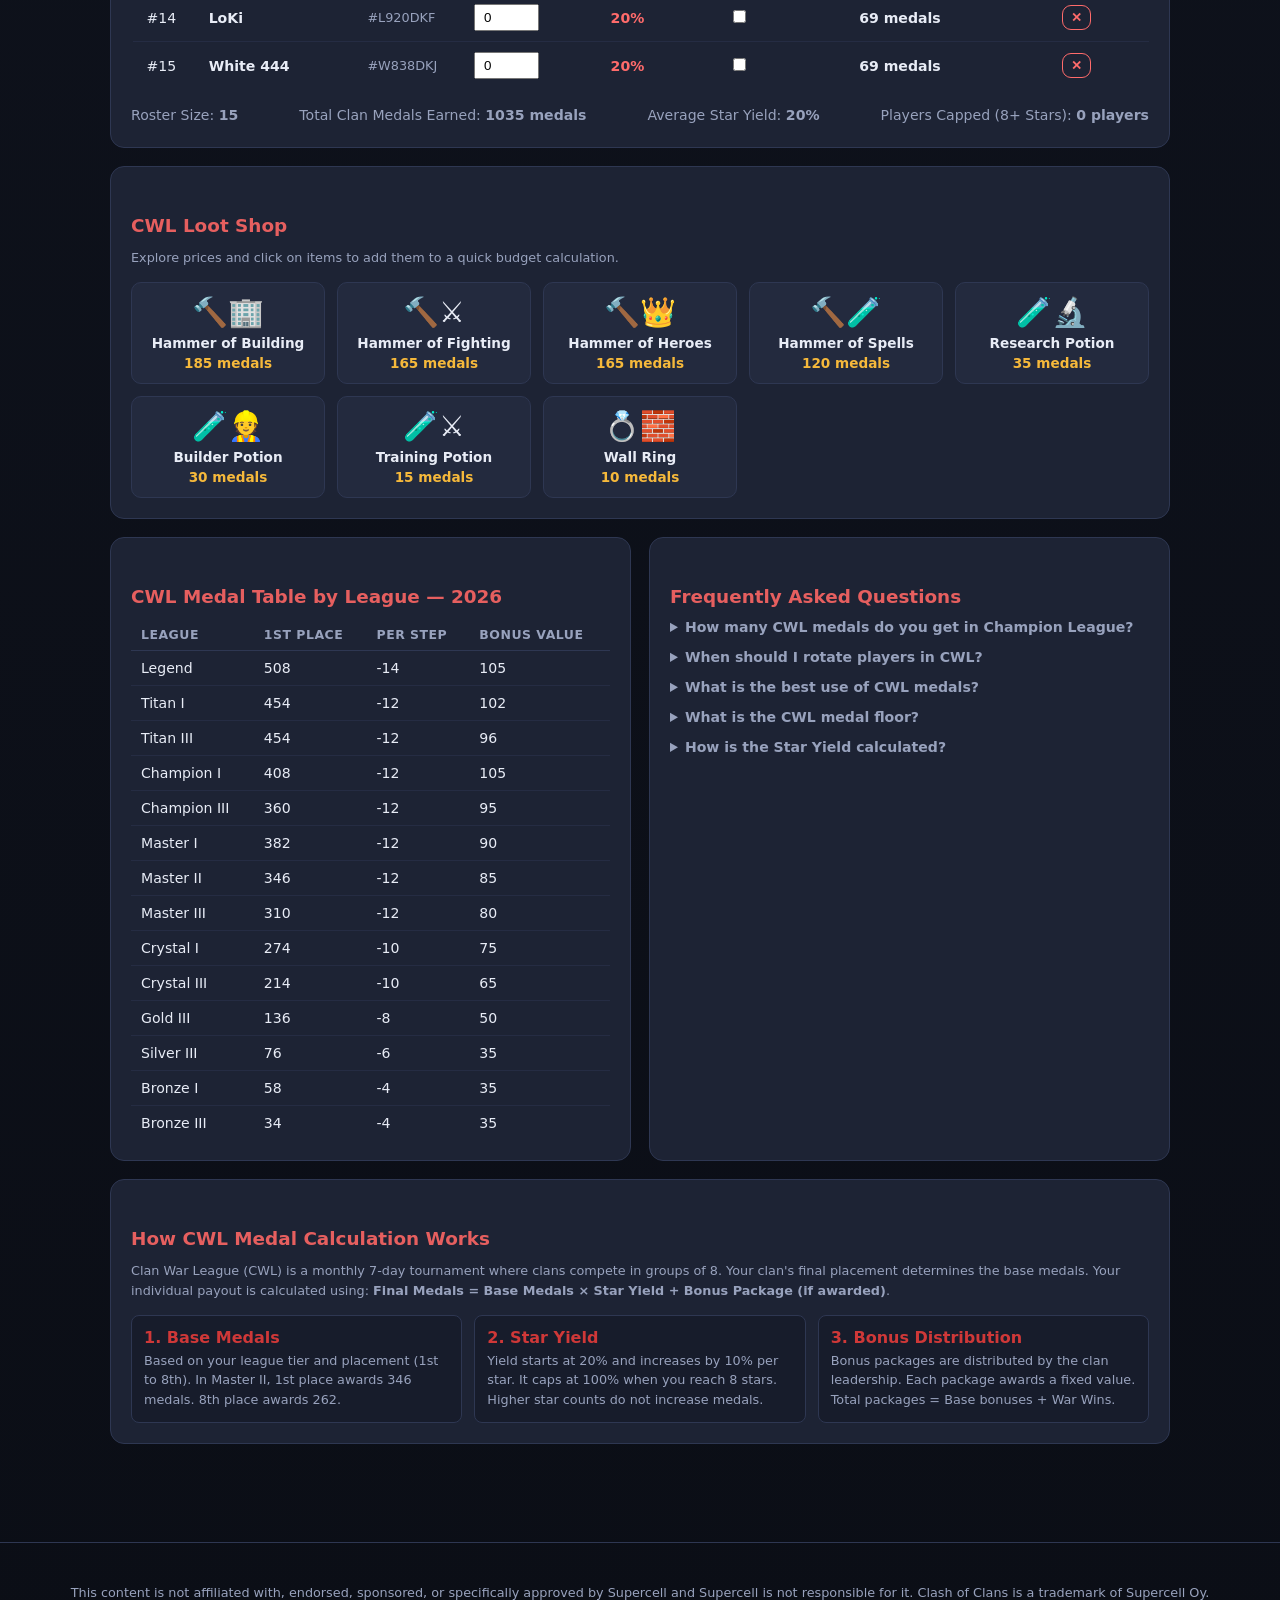
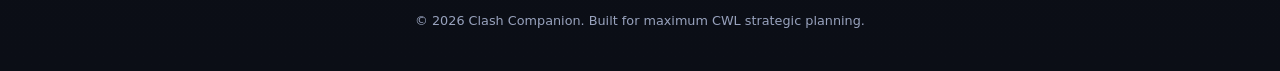
<file: cwl.html>
<!DOCTYPE html>
<html lang="en">
<head>
  <meta charset="UTF-8" />
  <!-- Google Analytics (GA4) -->
  <script async src="https://www.googletagmanager.com/gtag/js?id=G-RZR3JSMYB6"></script>
  <script>
    window.dataLayer = window.dataLayer || [];
    function gtag(){dataLayer.push(arguments);}
    gtag('js', new Date());
    gtag('config', 'G-RZR3JSMYB6');
  </script>
  <meta name="viewport" content="width=device-width, initial-scale=1.0" />
  <title>CWL Medal Planner — Clash Companion</title>
  <meta name="description" content="Plan your Clan War League medal spending. Calculate earnings by league and placement, then budget the shop." />
  <link rel="canonical" href="https://clashcwl.com/cwl.html" />
  <link rel="icon" type="image/jpeg" href="/assets/logo.jpeg" />
  <link rel="apple-touch-icon" href="/assets/logo.jpeg" />
  <meta name="theme-color" content="#0f1420" />
  <meta property="og:type" content="website" />
  <meta property="og:site_name" content="Clash Companion" />
  <meta property="og:title" content="CWL Medal Planner — Clash Companion" />
  <meta property="og:description" content="Plan your Clan War League medal spending. Calculate earnings by league and placement, then budget the shop." />
  <meta property="og:url" content="https://clashcwl.com/cwl.html" />
  <meta property="og:image" content="https://clashcwl.com/assets/logo.jpeg" />
  <meta property="og:image:alt" content="Clash Companion logo" />
  <meta name="twitter:card" content="summary_large_image" />
  <meta name="twitter:title" content="CWL Medal Planner — Clash Companion" />
  <meta name="twitter:description" content="Plan your Clan War League medal spending. Calculate earnings by league and placement, then budget the shop." />
  <meta name="twitter:image" content="https://clashcwl.com/assets/logo.jpeg" />
  <link rel="stylesheet" href="css/style.css" />
  <style>
    /* Additional scoped styles for CWL Planner page */
    .medal-dashboard-card {
      background: linear-gradient(135deg, var(--card) 0%, var(--card2) 100%);
      position: relative;
      overflow: hidden;
    }
    .medal-dashboard-card::before {
      content: "";
      position: absolute;
      top: -50px; right: -50px;
      width: 150px; height: 150px;
      background: radial-gradient(circle, rgba(246, 185, 59, 0.15) 0%, transparent 70%);
      pointer-events: none;
    }
    .big-medal-value {
      font-size: 3rem;
      font-weight: 800;
      color: var(--gold);
      line-height: 1;
      margin: 10px 0;
      text-shadow: 0 0 10px rgba(246, 185, 59, 0.2);
    }
    .stat-breakdown {
      display: flex;
      justify-content: space-between;
      border-top: 1px solid var(--border);
      padding-top: 12px;
      margin-top: 12px;
      font-size: 0.85rem;
    }
    .war-days-grid {
      display: grid;
      grid-template-columns: repeat(7, 1fr);
      gap: 6px;
      margin-top: 10px;
    }
    .day-selector {
      display: flex;
      flex-direction: column;
      align-items: center;
      background: var(--bg2);
      border: 1px solid var(--border);
      border-radius: 6px;
      padding: 6px 2px;
      cursor: pointer;
      transition: all 0.15s;
    }
    .day-selector.active {
      border-color: var(--gold);
      background: rgba(246, 185, 59, 0.08);
    }
    .day-selector label {
      font-size: 0.68rem;
      margin: 0 0 4px;
      color: var(--muted);
    }
    .day-selector select {
      width: 90%;
      padding: 2px;
      font-size: 0.75rem;
      text-align: center;
      border: none;
      background: transparent;
      outline: none;
    }
    .loot-shop-grid {
      display: grid;
      grid-template-columns: repeat(auto-fill, minmax(180px, 1fr));
      gap: 12px;
      margin-top: 14px;
    }
    .loot-item-card {
      background: var(--card2);
      border: 1px solid var(--border);
      border-radius: 10px;
      padding: 12px;
      text-align: center;
      transition: all 0.15s;
      cursor: pointer;
    }
    .loot-item-card:hover {
      transform: translateY(-2px);
      border-color: var(--gold);
    }
    .loot-item-icon {
      font-size: 1.8rem;
      margin-bottom: 6px;
    }
    .loot-item-price {
      font-weight: 700;
      color: var(--gold);
      font-size: 0.85rem;
      margin-top: 4px;
    }
    .combo-item {
      display: flex;
      justify-content: space-between;
      background: var(--bg2);
      padding: 8px 12px;
      border-radius: 8px;
      margin-bottom: 6px;
      font-size: 0.88rem;
      border-left: 3px solid var(--gold);
    }
    .roster-table th, .roster-table td {
      padding: 10px 14px;
    }
    .roster-table tr.selected {
      background: rgba(246, 185, 59, 0.05);
      border-left: 3px solid var(--gold);
    }
    .badge-win {
      background: rgba(61, 220, 132, 0.15);
      color: var(--green);
      border: 1px solid var(--green);
    }
    .yield-text {
      font-weight: 700;
    }
    .yield-max {
      color: var(--green);
    }
    .yield-mid {
      color: var(--gold);
    }
    .yield-low {
      color: var(--red);
    }
    .quick-tag-badge {
      background: var(--card2);
      border: 1px solid var(--border);
      border-radius: 6px;
      padding: 4px 10px;
      cursor: pointer;
      font-size: 0.82rem;
      transition: all 0.15s;
    }
    .quick-tag-badge:hover {
      background: var(--border);
      border-color: var(--muted);
    }
    .flex-header {
      display: flex;
      justify-content: space-between;
      align-items: center;
      flex-wrap: wrap;
      gap: 12px;
      margin-bottom: 12px;
    }
    .form-inline {
      display: flex;
      gap: 8px;
      flex-wrap: wrap;
    }
    .form-inline input {
      max-width: 150px;
    }
  </style>
</head>
<body>
  <nav>
    <div class="logo"><span class="logo-slot"><img src="assets/logo.jpeg" alt="logo" onerror="if(!this.dataset.f){this.dataset.f=1;this.src='assets/logo.png'}else{this.parentElement.classList.add('empty');this.remove()}" /></span>Clash<span>Companion</span></div>
    <div class="nav-links">
    <a href="index.html">CWL Helper</a>
    <a href="legends.html">Legends Day</a>
    <a href="analyzer.html">Village Analyzer</a>
    <a href="ores.html">Ores &amp; Equipment</a>
    <a href="cwl.html" class="active">CWL Planner</a>
    </div>
    <div class="spacer"></div>
    <div class="badge">Meta data: July 2026 · TH18</div>
  </nav>

  <main>
    <div class="flex-header">
      <div>
        <h1>CWL Medal <span class="gold">Planner</span></h1>
        <p class="subtitle" style="margin-bottom:0">Plan your roster rotation, track star yields, distribute clan bonuses, and optimize your CWL shop loot.</p>
      </div>
      <div class="badge badge-win" id="planningSeason">2026 CWL Season</div>
    </div>

    <!-- Clan & League Settings -->
    <div class="card">
      <div class="grid2">
        <div>
          <label for="clanTagInput">Search Clan Tag</label>
          <div class="row">
            <input type="text" id="clanTagInput" placeholder="#YOURCLAN" style="max-width: 280px" />
            <button id="searchClanBtn">Search</button>
            <button id="clearRosterBtn" class="danger">Clear All</button>
          </div>
          <div style="margin-top: 10px; display: flex; gap: 8px; align-items: center; flex-wrap: wrap">
            <span class="muted small">Try a tag:</span>
            <span class="quick-tag-badge" id="sampleTag1">#DONCLAN</span>
            <span class="quick-tag-badge" id="sampleTag2">#2Y9Y9Y9Y</span>
            <button class="secondary small" id="autoPopulateBtn" style="padding: 4px 10px; font-size: 0.8rem">Auto Populate Roster</button>
          </div>
          <div id="searchMsg" class="muted small" style="margin-top: 8px"></div>
        </div>

        <div>
          <div class="grid2" style="gap: 12px">
            <div>
              <label for="leagueSelect">CWL League</label>
              <select id="leagueSelect">
                <!-- Populated dynamically via JS -->
              </select>
            </div>
            <div>
              <label for="placementSelect">Placement</label>
              <select id="placementSelect">
                <option value="1">1st Place</option>
                <option value="2">2nd Place</option>
                <option value="3">3rd Place</option>
                <option value="4">4th Place</option>
                <option value="5">5th Place</option>
                <option value="6">6th Place</option>
                <option value="7">7th Place</option>
                <option value="8">8th Place</option>
              </select>
            </div>
            <div>
              <label for="winsSelect">War Wins</label>
              <select id="winsSelect">
                <option value="0">0 Wins</option>
                <option value="1">1 Win</option>
                <option value="2">2 Wins</option>
                <option value="3">3 Wins</option>
                <option value="4">4 Wins</option>
                <option value="5">5 Wins</option>
                <option value="6">6 Wins</option>
                <option value="7">7 Wins</option>
              </select>
            </div>
            <div>
              <label for="rosterSizeSelect">CWL Size</label>
              <select id="rosterSizeSelect">
                <option value="15">15 vs 15</option>
                <option value="30">30 vs 30</option>
              </select>
            </div>
          </div>
        </div>
      </div>
    </div>

    <!-- Active Dashboard -->
    <div class="grid3">
      <!-- Medal Dashboard -->
      <div class="card medal-dashboard-card">
        <h3 id="dashPlayerName">Your Medal Dashboard</h3>
        <p class="muted small">Projected medals based on stars &amp; bonus</p>
        <div class="big-medal-value" id="dashTotalMedals">0</div>
        
        <div class="progress" id="dashYieldProgress">
          <div style="width: 20%"></div>
        </div>
        <div style="display: flex; justify-content: space-between; margin-top: 4px; font-size: 0.78rem">
          <span class="muted">Yield: <span id="dashYieldPercent" class="yield-text yield-low">20%</span></span>
          <span class="muted" id="dashStarsText">Stars: 0 / 21</span>
        </div>

        <div style="margin-top: 14px">
          <label style="margin-top:0">Quick Stars Selector</label>
          <input type="range" id="dashStarsRange" min="0" max="21" value="0" style="width:100%" />
        </div>

        <div class="war-days-grid" id="warDaysGrid">
          <!-- Day inputs populated dynamically -->
        </div>

        <div class="stat-breakdown">
          <div>Base: <strong id="dashBaseMedals">0</strong></div>
          <div>Bonus: <strong id="dashBonusMedals">0</strong></div>
        </div>

        <div style="margin-top: 14px; display: flex; align-items: center; gap: 8px">
          <input type="checkbox" id="dashBonusCheckbox" style="width:16px; height:16px; cursor:pointer" />
          <label for="dashBonusCheckbox" style="margin:0; font-weight:700; cursor:pointer">Received CWL Bonus Package</label>
        </div>
        
        <div id="dashAdvice" class="muted small" style="margin-top: 12px; font-style: italic; border-left: 2px solid var(--border); padding-left: 8px">
          Play in wars to earn stars and increase your yield.
        </div>
      </div>

      <!-- Purchase Planner -->
      <div class="card">
        <h3>Purchase Planner</h3>
        <div style="display:flex; justify-content:space-between; align-items:center; margin-bottom: 12px">
          <span class="muted small">Best combo of shop items for:</span>
          <select id="prioritySelect" style="max-width: 140px; padding: 4px 8px; font-size: 0.78rem">
            <option value="building">Buildings &amp; Heroes</option>
            <option value="lab">Laboratory</option>
            <option value="balanced">Balanced Mix</option>
          </select>
        </div>
        <div id="comboSpent" class="muted small" style="margin-bottom: 10px">
          0 / 0 spent
        </div>
        <div id="plannerComboList" style="min-height: 180px">
          <!-- Items populated dynamically -->
        </div>
        <div style="border-top: 1px solid var(--border); padding-top: 10px; margin-top: 10px; display: flex; justify-content: space-between; font-size: 0.88rem">
          <span>Unspent Balance:</span>
          <strong id="comboLeftover" class="gold">0 medals</strong>
        </div>
      </div>

      <!-- Bonus Distribution Overview -->
      <div class="card">
        <h3>Bonus Distribution</h3>
        <p class="muted small">Manage available clan bonus packages</p>
        
        <div style="margin-top: 14px; padding: 12px; background: var(--bg2); border: 1px solid var(--border); border-radius: 8px">
          <div style="display:flex; justify-content:space-between; font-size: 0.88rem; margin-bottom: 6px">
            <span>Base Bonuses:</span>
            <strong id="bonusBaseCount">0</strong>
          </div>
          <div style="display:flex; justify-content:space-between; font-size: 0.88rem; margin-bottom: 6px">
            <span>War Wins:</span>
            <strong id="bonusWinsCount">+0</strong>
          </div>
          <div style="display:flex; justify-content:space-between; font-size: 0.88rem; border-top: 1px solid var(--border); padding-top: 6px; margin-top: 6px">
            <span>Total Available Packages:</span>
            <strong class="gold" id="bonusTotalCount">0</strong>
          </div>
        </div>

        <div style="margin-top: 14px">
          <div style="display:flex; justify-content:space-between; font-size: 0.88rem; margin-bottom: 4px">
            <span>Allocated Packages:</span>
            <span id="bonusAllocatedText">0 / 0</span>
          </div>
          <div class="progress" id="bonusAllocationProgress" style="margin-top:0">
            <div style="width: 0%"></div>
          </div>
        </div>

        <div style="margin-top: 14px">
          <label for="bonusThreshold">Auto-grant threshold (Stars)</label>
          <div class="row">
            <select id="bonusThreshold" style="max-width:100px; padding: 5px">
              <option value="all">Manual</option>
              <option value="15">15+ Stars</option>
              <option value="12">12+ Stars</option>
              <option value="10">10+ Stars</option>
              <option value="8">8+ Stars</option>
              <option value="5">5+ Stars</option>
              <option value="0">0+ Stars</option>
            </select>
            <button class="secondary small" id="autoGrantBtn">Apply</button>
          </div>
        </div>

        <div id="bonusCoverageText" class="muted small" style="margin-top: 12px">
          Bonus coverage: 0% of roster
        </div>
      </div>
    </div>

    <!-- Roster Management -->
    <div class="card">
      <div class="flex-header">
        <h2 style="margin:0">CWL Roster &amp; Standings</h2>
        <div class="form-inline">
          <input type="text" id="newPlayerName" placeholder="Player Name" />
          <input type="text" id="newPlayerTag" placeholder="#TAG" />
          <input type="number" id="newPlayerStars" placeholder="Stars" min="0" max="21" value="0" style="max-width: 80px" />
          <button id="addPlayerBtn">Add Player</button>
        </div>
      </div>

      <div style="overflow-x: auto">
        <table class="roster-table" id="rosterTable">
          <thead>
            <tr>
              <th>#</th>
              <th>Player Name</th>
              <th>Tag</th>
              <th>Total Stars</th>
              <th>Star Yield</th>
              <th>CWL Bonus</th>
              <th>Calculated Medals</th>
              <th>Actions</th>
            </tr>
          </thead>
          <tbody>
            <!-- Roster lines populated dynamically -->
          </tbody>
        </table>
      </div>

      <div style="display: flex; justify-content: space-between; align-items: center; margin-top: 16px; flex-wrap: wrap; gap: 10px; font-size: 0.88rem" class="muted">
        <div>Roster Size: <strong id="rosterSizeLabel" class="gold">0</strong></div>
        <div>Total Clan Medals Earned: <strong id="rosterTotalMedalsLabel" class="gold">0</strong></div>
        <div>Average Star Yield: <strong id="rosterAvgYieldLabel" class="gold">0%</strong></div>
        <div>Players Capped (8+ Stars): <strong id="rosterAtCapLabel" class="gold">0</strong></div>
      </div>
    </div>

    <!-- CWL Loot Shop -->
    <div class="card">
      <h2>CWL Loot Shop</h2>
      <p class="muted small">Explore prices and click on items to add them to a quick budget calculation.</p>
      <div class="loot-shop-grid" id="lootShopGrid">
        <!-- Shop items populated dynamically -->
      </div>
      <div id="shopCalcPanel" style="display:none; margin-top: 18px; padding: 14px; background: var(--bg2); border: 1px solid var(--border); border-radius: 10px">
        <div style="display:flex; justify-content:space-between; align-items:center">
          <h4 style="margin:0">🛒 Quick Calculator Shopping Cart</h4>
          <button class="danger small" id="clearCartBtn" style="padding:4px 8px; font-size:0.75rem">Clear Cart</button>
        </div>
        <div id="cartList" style="margin-top: 10px; display:flex; flex-direction:column; gap:6px">
          <!-- Cart content -->
        </div>
        <div style="display:flex; justify-content:space-between; font-weight:700; border-top:1px solid var(--border); margin-top:10px; padding-top:10px; font-size:0.88rem">
          <span>Cart Cost: <span id="cartTotalCost" class="gold">0 medals</span></span>
          <span id="cartComparison"></span>
        </div>
      </div>
    </div>

    <!-- Reference tables & FAQ -->
    <div class="grid2">
      <!-- Medal Tables -->
      <div class="card">
        <h2>CWL Medal Table by League — 2026</h2>
        <div style="overflow-x: auto; margin-top: 10px">
          <table>
            <thead>
              <tr>
                <th>League</th>
                <th>1st Place</th>
                <th>Per Step</th>
                <th>Bonus Value</th>
              </tr>
            </thead>
            <tbody>
              <tr><td>Legend</td><td>508</td><td>-14</td><td>105</td></tr>
              <tr><td>Titan I</td><td>454</td><td>-12</td><td>102</td></tr>
              <tr><td>Titan III</td><td>454</td><td>-12</td><td>96</td></tr>
              <tr><td>Champion I</td><td>408</td><td>-12</td><td>105</td></tr>
              <tr><td>Champion III</td><td>360</td><td>-12</td><td>95</td></tr>
              <tr><td>Master I</td><td>382</td><td>-12</td><td>90</td></tr>
              <tr><td>Master II</td><td>346</td><td>-12</td><td>85</td></tr>
              <tr><td>Master III</td><td>310</td><td>-12</td><td>80</td></tr>
              <tr><td>Crystal I</td><td>274</td><td>-10</td><td>75</td></tr>
              <tr><td>Crystal III</td><td>214</td><td>-10</td><td>65</td></tr>
              <tr><td>Gold III</td><td>136</td><td>-8</td><td>50</td></tr>
              <tr><td>Silver III</td><td>76</td><td>-6</td><td>35</td></tr>
              <tr><td>Bronze I</td><td>58</td><td>-4</td><td>35</td></tr>
              <tr><td>Bronze III</td><td>34</td><td>-4</td><td>35</td></tr>
            </tbody>
          </table>
        </div>
      </div>

      <!-- FAQ Section -->
      <div class="card">
        <h2>Frequently Asked Questions</h2>
        <div style="margin-top:10px">
          <details>
            <summary>How many CWL medals do you get in Champion League?</summary>
            <p class="muted small" style="margin-top:6px">In Champion III, first place earns 360 base medals. Each placement lower reduces base medals by 12. With 7 war wins, your clan receives 4 base bonuses + 7 = 11 total bonus packages worth 95 medals each. A player with 8 stars earns 100% of the placement reward (360 medals) plus their bonus share if granted.</p>
          </details>
          <details>
            <summary>When should I rotate players in CWL?</summary>
            <p class="muted small" style="margin-top:6px">Rotate a player out when they reach 8 stars (100% yield cap). Every star beyond 8 earns zero additional medals for that player. Swapping in a bench player with 0 stars adds a fresh 20% minimum yield contributor, maximizing the total medals your clan's roster brings home.</p>
          </details>
          <details>
            <summary>What is the best use of CWL medals?</summary>
            <p class="muted small" style="margin-top:6px">Hammers of Building (185 medals) and Hammers of Fighting (165 medals) provide the best time value. A Hammer of Building saves up to 19 days of upgrade time at TH18. Research Potions (35 medals) are also excellent value for lab progress.</p>
          </details>
          <details>
            <summary>What is the CWL medal floor?</summary>
            <p class="muted small" style="margin-top:6px">Every CWL participant receives a minimum 20% of their clan's placement reward regardless of stars earned. This is the Zero-Star Baseline Protection. In Champion III first place, even a 0-star player receives 72 medals. This prevents players from earning nothing if they were on the roster but could not execute attacks.</p>
          </details>
          <details>
            <summary>How is the Star Yield calculated?</summary>
            <p class="muted small" style="margin-top:6px">The yield percentage follows this formula: <code>min(100%, 20% + Stars * 10%)</code>. A player with 0 stars gets 20% yield, 3 stars gets 50%, and 8+ stars gets the full 100% yield.</p>
          </details>
        </div>
      </div>
    </div>

    <!-- How it works explanation -->
    <div class="card">
      <h2>How CWL Medal Calculation Works</h2>
      <p class="muted small" style="margin-top: 8px">
        Clan War League (CWL) is a monthly 7-day tournament where clans compete in groups of 8. Your clan's final placement determines the base medals.
        Your individual payout is calculated using: <strong>Final Medals = Base Medals &times; Star Yield + Bonus Package (if awarded)</strong>.
      </p>
      <div class="grid3" style="margin-top:14px; gap: 12px">
        <div style="background: var(--bg2); padding: 12px; border-radius: 8px; border: 1px solid var(--border)">
          <h4 style="color: var(--primary)">1. Base Medals</h4>
          <p class="muted small" style="margin-top:4px">Based on your league tier and placement (1st to 8th). In Master II, 1st place awards 346 medals. 8th place awards 262.</p>
        </div>
        <div style="background: var(--bg2); padding: 12px; border-radius: 8px; border: 1px solid var(--border)">
          <h4 style="color: var(--primary)">2. Star Yield</h4>
          <p class="muted small" style="margin-top:4px">Yield starts at 20% and increases by 10% per star. It caps at 100% when you reach 8 stars. Higher star counts do not increase medals.</p>
        </div>
        <div style="background: var(--bg2); padding: 12px; border-radius: 8px; border: 1px solid var(--border)">
          <h4 style="color: var(--primary)">3. Bonus Distribution</h4>
          <p class="muted small" style="margin-top:4px">Bonus packages are distributed by the clan leadership. Each package awards a fixed value. Total packages = Base bonuses + War Wins.</p>
        </div>
      </div>
    </div>
  </main>

  <footer style="text-align: center; padding: 40px 20px; border-top: 1px solid var(--border); font-size: 0.8rem" class="muted">
    <p>This content is not affiliated with, endorsed, sponsored, or specifically approved by Supercell and Supercell is not responsible for it. Clash of Clans is a trademark of Supercell Oy.</p>
    <p style="margin-top: 8px">&copy; 2026 Clash Companion. Built for maximum CWL strategic planning.</p>
  </footer>

  <script src="js/data.js"></script>
  <script src="js/cwl.js"></script>
  <script src="js/reset.js"></script>
</body>
</html>
</file>
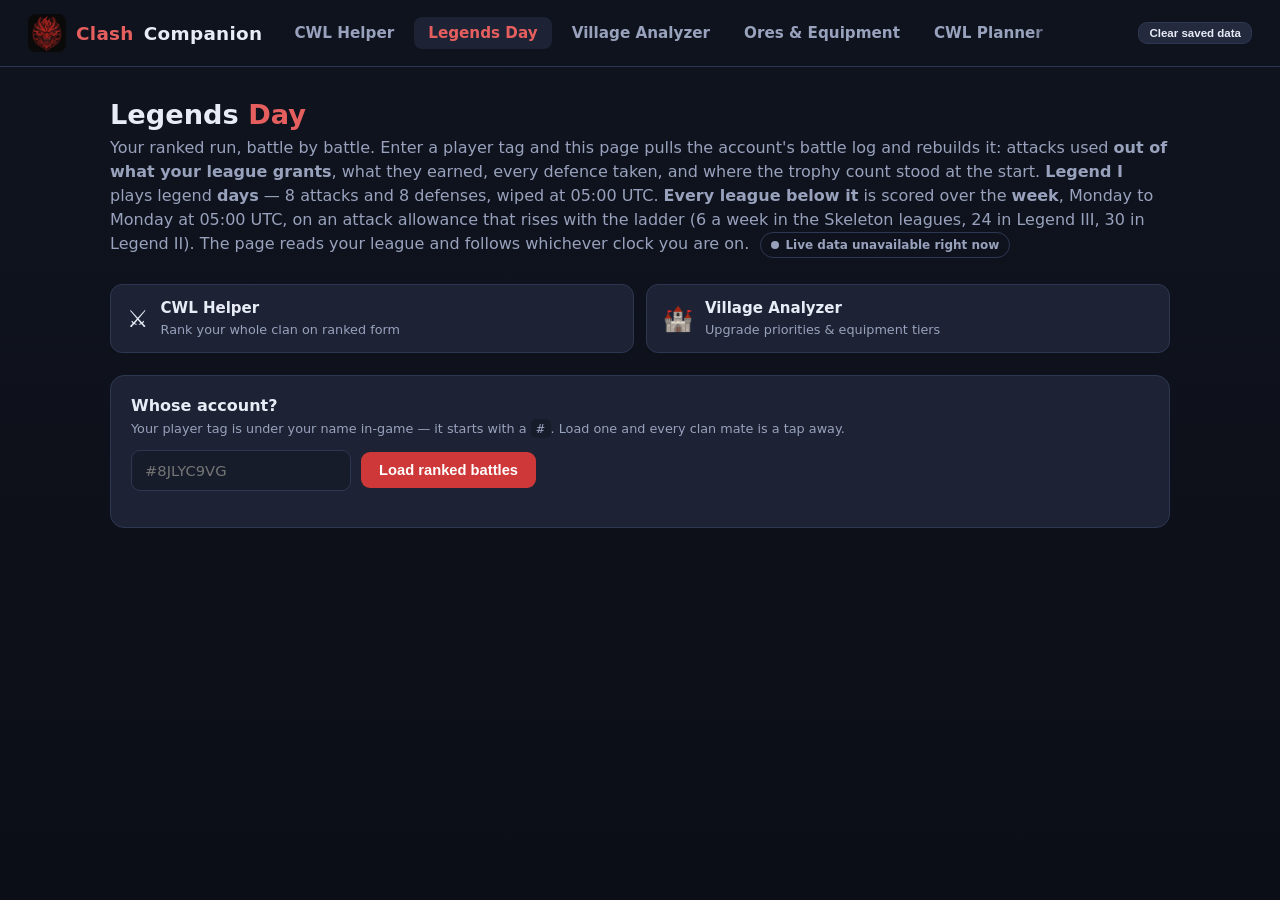
<file: legends.html>
<!DOCTYPE html>
<html lang="en">
<head>
  <meta charset="UTF-8" />
  <!-- Google Analytics (GA4) -->
  <script async src="https://www.googletagmanager.com/gtag/js?id=G-RZR3JSMYB6"></script>
  <script>
    window.dataLayer = window.dataLayer || [];
    function gtag(){dataLayer.push(arguments);}
    gtag('js', new Date());
    gtag('config', 'G-RZR3JSMYB6');
  </script>
  <meta name="viewport" content="width=device-width, initial-scale=1.0" />
  <title>Legends Day — Clash Companion</title>
  <meta name="description" content="Your Clash of Clans ranked run, battle by battle: Legend I legend days at 8 attacks a day, weekly Ranked pools for every league below, trophies gained and every defence taken." />
  <link rel="canonical" href="https://clashcwl.com/legends.html" />
  <link rel="icon" type="image/jpeg" href="/assets/logo.jpeg" />
  <link rel="apple-touch-icon" href="/assets/logo.jpeg" />
  <meta name="theme-color" content="#0f1420" />
  <meta property="og:type" content="website" />
  <meta property="og:site_name" content="Clash Companion" />
  <meta property="og:title" content="Legends Day — Clash Companion" />
  <meta property="og:description" content="Your ranked run, battle by battle: Legend I legend days, weekly Ranked pools below, attacks used out of your league's allowance." />
  <meta property="og:url" content="https://clashcwl.com/legends.html" />
  <meta property="og:image" content="https://clashcwl.com/assets/logo.jpeg" />
  <meta property="og:image:alt" content="Clash Companion logo" />
  <meta name="twitter:card" content="summary_large_image" />
  <meta name="twitter:title" content="Legends Day — Clash Companion" />
  <meta name="twitter:description" content="Your ranked run, battle by battle — legend days in Legend I, ranked weeks below, attacks, defences and the trophy net." />
  <meta name="twitter:image" content="https://clashcwl.com/assets/logo.jpeg" />
  <link rel="stylesheet" href="css/style.css" />
  <style>
    .status-dot { display: inline-block; width: 8px; height: 8px; border-radius: 50%; margin-right: 6px; }
    .dot-on { background: var(--green); } .dot-off { background: var(--muted); }
  </style>
</head>
<body>
  <nav>
    <div class="logo"><span class="logo-slot"><img src="assets/logo.jpeg" alt="logo" onerror="if(!this.dataset.f){this.dataset.f=1;this.src='assets/logo.png'}else{this.parentElement.classList.add('empty');this.remove()}" /></span>Clash<span>Companion</span></div>
    <div class="nav-links">
    <a href="index.html">CWL Helper</a>
    <a href="legends.html" class="active">Legends Day</a>
    <a href="analyzer.html">Village Analyzer</a>
    <a href="ores.html">Ores &amp; Equipment</a>
    <a href="cwl.html">CWL Planner</a>
    </div>
    <div class="spacer"></div>
    <div class="badge">Meta data: July 2026 · TH18</div>
  </nav>

  <main>
    <h1>Legends <span class="gold">Day</span></h1>
    <p class="subtitle">
      Your ranked run, battle by battle. Enter a player tag and this page pulls the account's
      battle log and rebuilds it: attacks used <strong>out of what your league grants</strong>,
      what they earned, every defence taken, and where the trophy count stood at the start.
      <strong>Legend I</strong> plays legend <strong>days</strong> — 8 attacks and 8 defenses,
      wiped at 05:00 UTC. <strong>Every league below it</strong> is scored over the
      <strong>week</strong>, Monday to Monday at 05:00 UTC, on an attack allowance that rises
      with the ladder (6 a week in the Skeleton leagues, 24 in Legend III, 30 in Legend II).
      The page reads your league and follows whichever clock you are on.
      <span id="proxyStatus" class="pill" style="margin-left:6px"><span class="status-dot dot-off"></span>checking data source…</span>
    </p>

    <div class="tool-grid">
      <a class="tool-card" href="index.html">
        <div class="tool-ico">⚔️</div>
        <div><strong>CWL Helper</strong><span class="muted small">Rank your whole clan on ranked form</span></div>
      </a>
      <a class="tool-card" href="analyzer.html">
        <div class="tool-ico">🏰</div>
        <div><strong>Village Analyzer</strong><span class="muted small">Upgrade priorities &amp; equipment tiers</span></div>
      </a>
    </div>

    <div class="card">
      <h3 style="margin:0 0 4px">Whose account?</h3>
      <p class="muted small" style="margin:0 0 10px">
        Your player tag is under your name in-game — it starts with a <code>#</code>. Load one
        and every clan mate is a tap away.
      </p>
      <div class="row">
        <input type="text" id="tagInput" placeholder="#8JLYC9VG" style="max-width:220px" autocomplete="off"
               spellcheck="false" aria-label="Player tag" />
        <button id="loadBtn">Load ranked battles</button>
        <span id="loadMsg" class="muted small"></span>
      </div>
      <div id="recents" class="row" style="margin-top:12px; gap:6px"></div>
      <div id="mates" style="margin-top:4px; max-width:320px"></div>
    </div>

    <div id="report"></div>
  </main>

  <script src="js/battlelog.js"></script>
  <script src="js/leaguetiers.js"></script>
  <script src="js/legendday.js"></script>
  <script src="js/legends.js"></script>
  <script src="js/reset.js"></script>
</body>
</html>
</file>
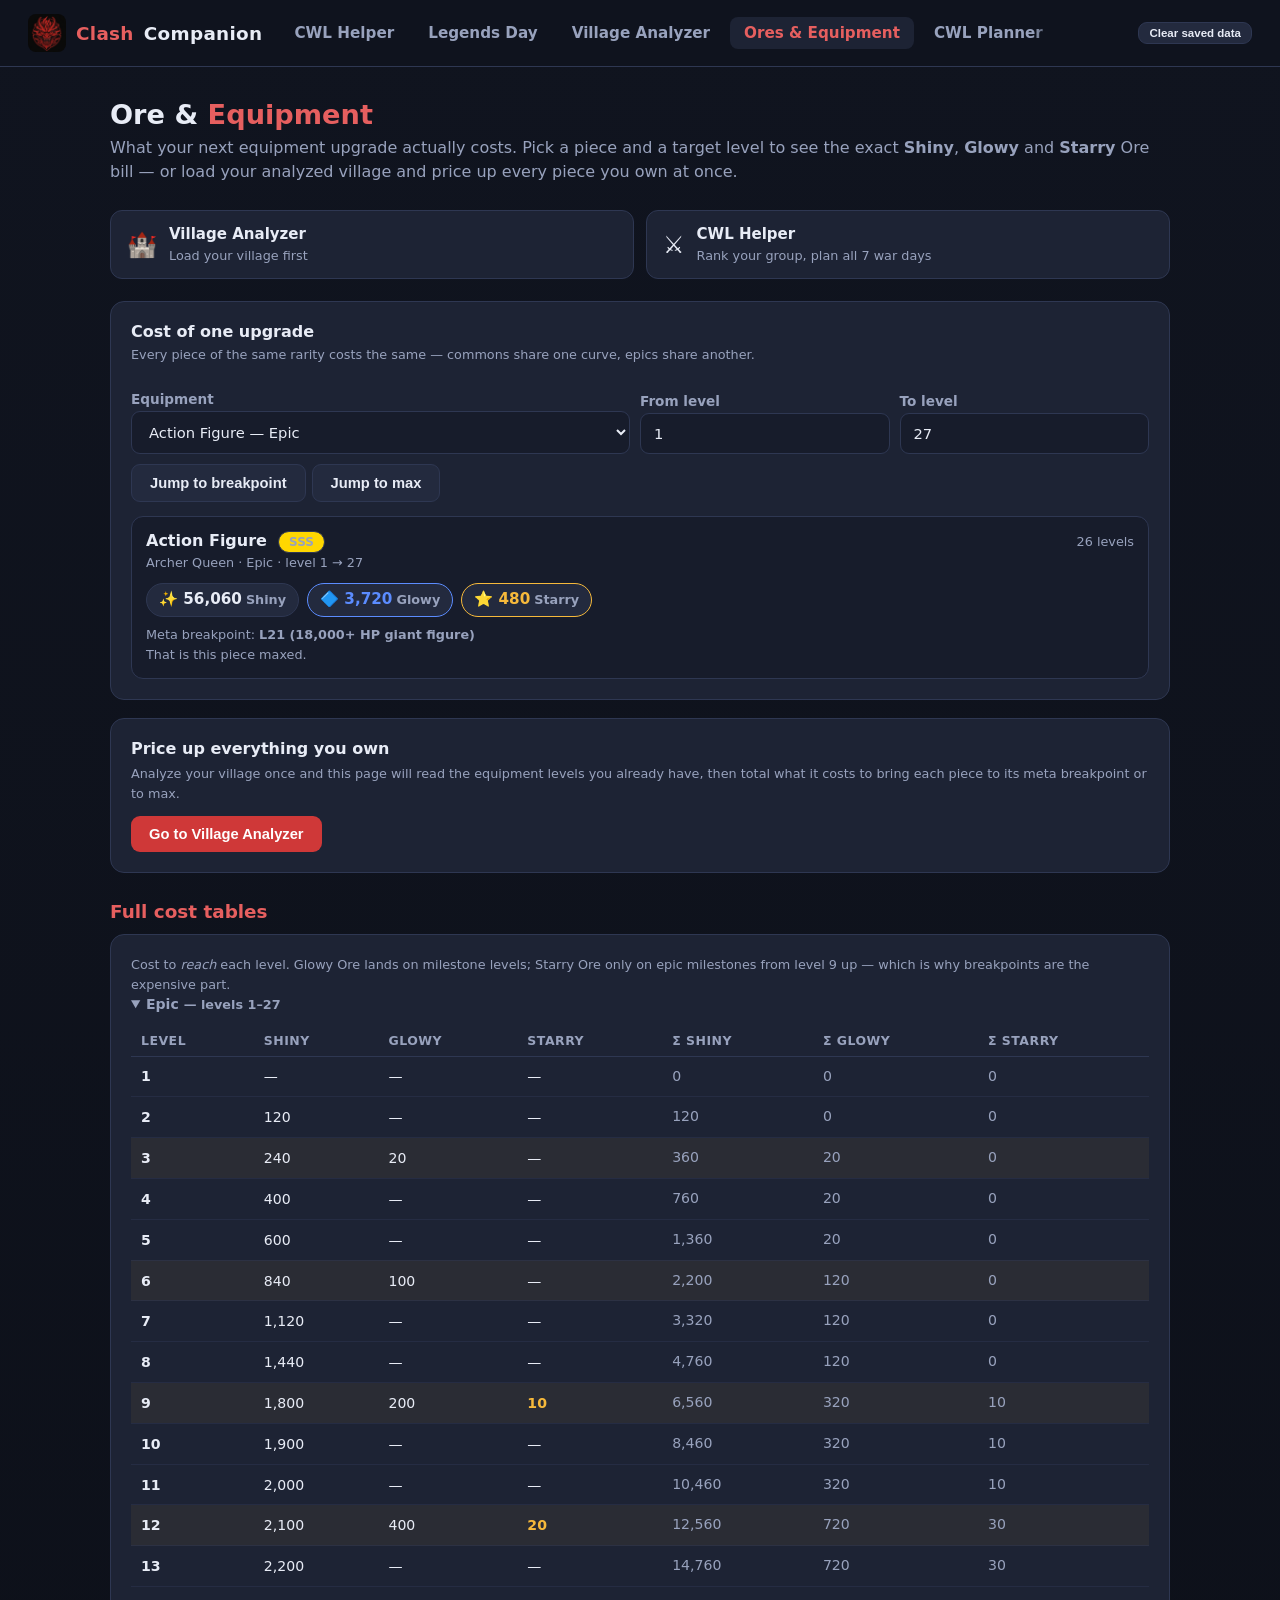
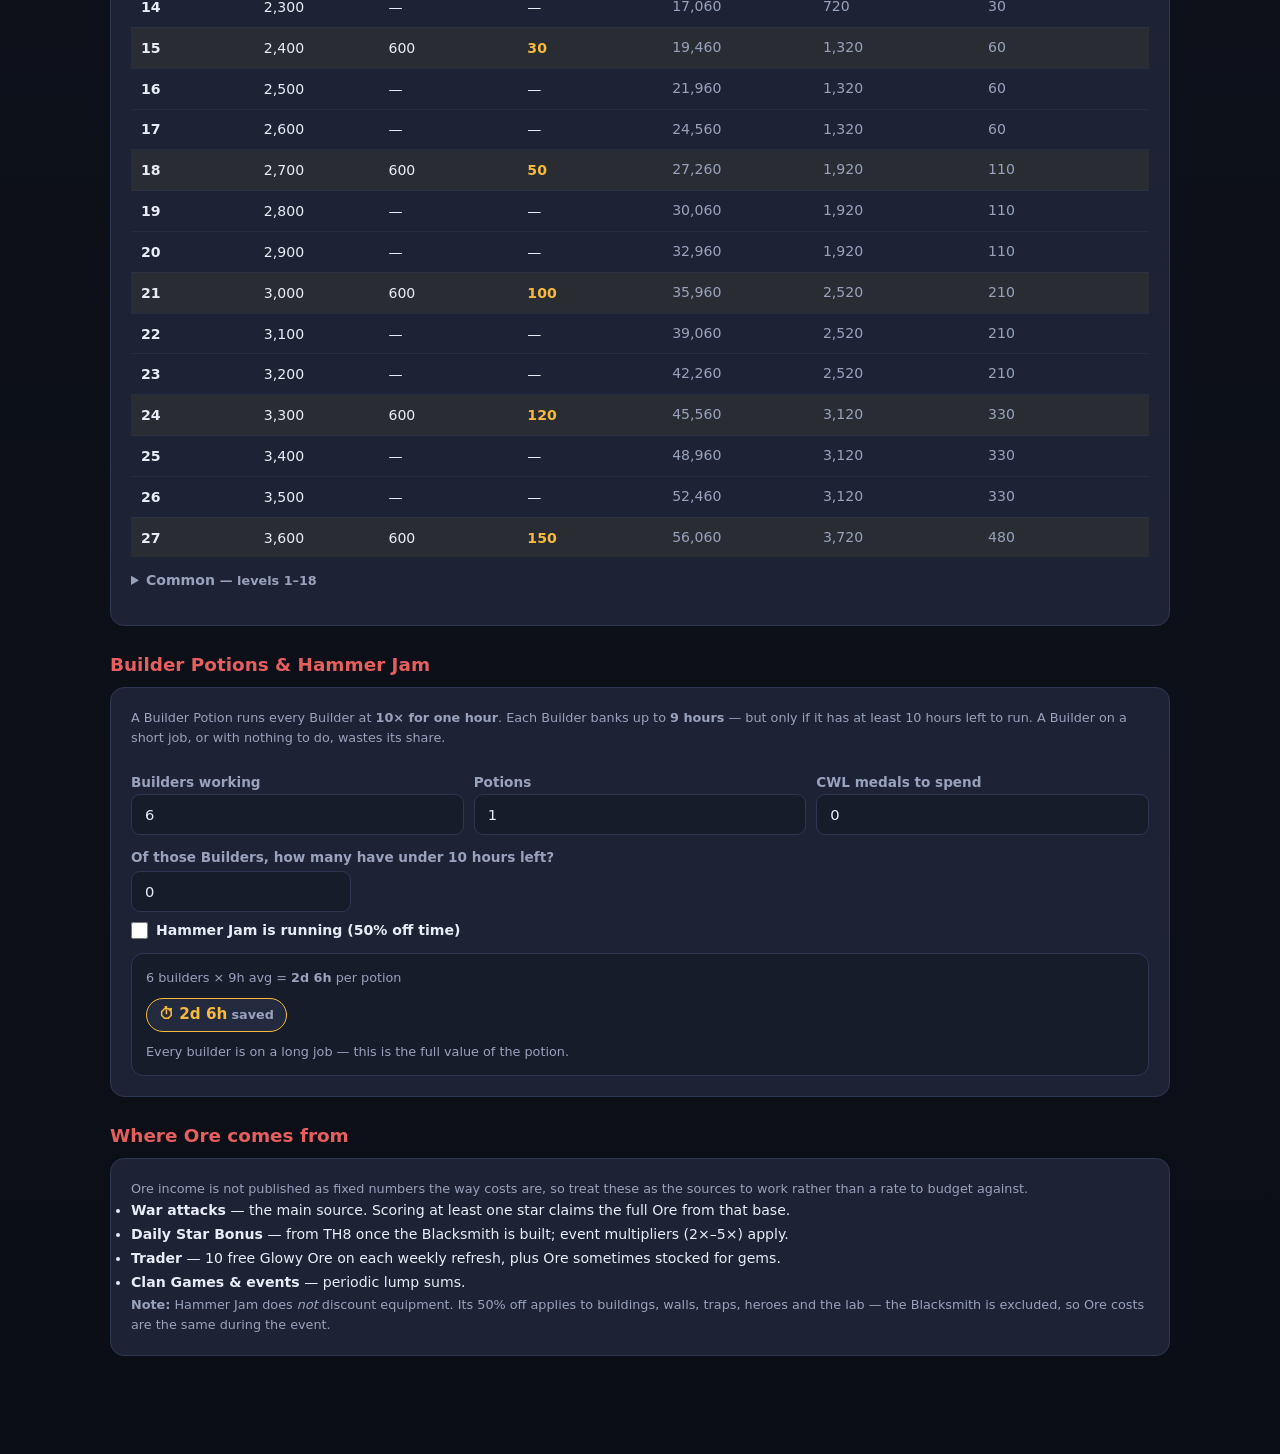
<file: ores.html>
<!DOCTYPE html>
<html lang="en">
<head>
  <meta charset="UTF-8" />
  <!-- Google Analytics (GA4) -->
  <script async src="https://www.googletagmanager.com/gtag/js?id=G-RZR3JSMYB6"></script>
  <script>
    window.dataLayer = window.dataLayer || [];
    function gtag(){dataLayer.push(arguments);}
    gtag('js', new Date());
    gtag('config', 'G-RZR3JSMYB6');
  </script>
  <meta name="viewport" content="width=device-width, initial-scale=1.0" />
  <title>Ore &amp; Equipment Calculator — Clash Companion</title>
  <meta name="description" content="Work out exactly how much Shiny, Glowy and Starry Ore your Clash of Clans hero equipment upgrades cost — per level, to a breakpoint, or to max." />
  <link rel="canonical" href="https://clashcwl.com/ores.html" />
  <link rel="icon" type="image/jpeg" href="/assets/logo.jpeg" />
  <link rel="apple-touch-icon" href="/assets/logo.jpeg" />
  <meta name="theme-color" content="#0f1420" />
  <meta property="og:type" content="website" />
  <meta property="og:site_name" content="Clash Companion" />
  <meta property="og:title" content="Ore &amp; Equipment Calculator — Clash Companion" />
  <meta property="og:description" content="Work out exactly how much Shiny, Glowy and Starry Ore your hero equipment upgrades cost — per level, to a breakpoint, or to max." />
  <meta property="og:url" content="https://clashcwl.com/ores.html" />
  <meta property="og:image" content="https://clashcwl.com/assets/logo.jpeg" />
  <meta property="og:image:alt" content="Clash Companion logo" />
  <meta name="twitter:card" content="summary_large_image" />
  <meta name="twitter:title" content="Ore &amp; Equipment Calculator — Clash Companion" />
  <meta name="twitter:description" content="Work out exactly how much Shiny, Glowy and Starry Ore your hero equipment upgrades cost." />
  <meta name="twitter:image" content="https://clashcwl.com/assets/logo.jpeg" />
  <link rel="stylesheet" href="css/style.css" />
</head>
<body>
  <nav>
    <div class="logo"><span class="logo-slot"><img src="assets/logo.jpeg" alt="logo" onerror="if(!this.dataset.f){this.dataset.f=1;this.src='assets/logo.png'}else{this.parentElement.classList.add('empty');this.remove()}" /></span>Clash<span>Companion</span></div>
    <div class="nav-links">
    <a href="index.html">CWL Helper</a>
    <a href="legends.html">Legends Day</a>
    <a href="analyzer.html">Village Analyzer</a>
    <a href="ores.html" class="active">Ores &amp; Equipment</a>
    <a href="cwl.html">CWL Planner</a>
    </div>
    <div class="spacer"></div>
    <div class="badge">Meta data: July 2026 · TH18</div>
  </nav>

  <main>
    <h1>Ore &amp; <span class="gold">Equipment</span></h1>
    <p class="subtitle">
      What your next equipment upgrade actually costs. Pick a piece and a target level to see the
      exact <strong>Shiny</strong>, <strong>Glowy</strong> and <strong>Starry</strong> Ore bill —
      or load your analyzed village and price up every piece you own at once.
    </p>

    <div class="tool-grid" id="toolGrid">
      <a class="tool-card" href="analyzer.html">
        <div class="tool-ico">🏰</div>
        <div><strong>Village Analyzer</strong><span class="muted small">Load your village first</span></div>
      </a>
      <a class="tool-card" href="index.html">
        <div class="tool-ico">⚔️</div>
        <div><strong>CWL Helper</strong><span class="muted small">Rank your group, plan all 7 war days</span></div>
      </a>
    </div>

    <!-- Single-piece calculator. Deliberately first and open: it answers the
         one question most people arrive with ("what does this cost?") without
         needing any village data loaded. -->
    <div class="card" id="calcCard">
      <h3 style="margin:0">Cost of one upgrade</h3>
      <p class="muted small" style="margin-top:4px">
        Every piece of the same rarity costs the same — commons share one curve, epics share another.
      </p>

      <div class="ore-controls">
        <div>
          <label for="eqSelect">Equipment</label>
          <select id="eqSelect"></select>
        </div>
        <div>
          <label for="fromLvl">From level</label>
          <input type="number" id="fromLvl" min="1" value="1" />
        </div>
        <div>
          <label for="toLvl">To level</label>
          <input type="number" id="toLvl" min="1" value="18" />
        </div>
      </div>

      <div class="row" style="margin-top:10px;gap:6px;flex-wrap:wrap">
        <button class="secondary" data-jump="breakpoint">Jump to breakpoint</button>
        <button class="secondary" data-jump="max">Jump to max</button>
      </div>

      <div id="calcResult" style="margin-top:14px"></div>
    </div>

    <!-- Whole-collection view. Hidden until there is a village to price up,
         because an empty table teaches nothing. -->
    <div class="card" id="mineCard" style="display:none">
      <div class="row" style="justify-content:space-between;align-items:flex-start;gap:12px">
        <div>
          <h3 style="margin:0">Your equipment</h3>
          <p class="muted small" style="margin-top:4px" id="mineSub"></p>
        </div>
        <select id="mineTarget" style="max-width:210px">
          <option value="breakpoint">Cost to breakpoint</option>
          <option value="max">Cost to max</option>
        </select>
      </div>
      <div id="mineResult" style="margin-top:14px"></div>
    </div>

    <div class="card" id="noVillageCard">
      <h3 style="margin:0">Price up everything you own</h3>
      <p class="muted small" style="margin-top:6px">
        Analyze your village once and this page will read the equipment levels you already have,
        then total what it costs to bring each piece to its meta breakpoint or to max.
      </p>
      <div class="row" style="margin-top:12px">
        <a href="analyzer.html"><button>Go to Village Analyzer</button></a>
      </div>
    </div>

    <h2>Full cost tables</h2>
    <div class="card">
      <p class="muted small" style="margin-top:0">
        Cost to <em>reach</em> each level. Glowy Ore lands on milestone levels; Starry Ore only on
        epic milestones from level 9 up — which is why breakpoints are the expensive part.
      </p>
      <details open>
        <summary><strong>Epic</strong> <span class="muted small">— levels 1–27</span></summary>
        <div id="epicTable" style="margin-top:10px"></div>
      </details>
      <details style="margin-top:10px">
        <summary><strong>Common</strong> <span class="muted small">— levels 1–18</span></summary>
        <div id="commonTable" style="margin-top:10px"></div>
      </details>
    </div>

    <h2>Builder Potions &amp; Hammer Jam</h2>
    <div class="card" id="potionCard">
      <p class="muted small" style="margin-top:0">
        A Builder Potion runs every Builder at <strong>10× for one hour</strong>. Each Builder banks
        up to <strong>9 hours</strong> — but only if it has at least 10 hours left to run. A Builder
        on a short job, or with nothing to do, wastes its share.
      </p>

      <div class="ore-controls potion-controls">
        <div>
          <label for="builderCount">Builders working</label>
          <input type="number" id="builderCount" min="0" max="6" value="6" />
        </div>
        <div>
          <label for="potionCount">Potions</label>
          <input type="number" id="potionCount" min="0" value="1" />
        </div>
        <div>
          <label for="medalBudget">CWL medals to spend</label>
          <input type="number" id="medalBudget" min="0" step="10" value="0" />
        </div>
      </div>

      <label style="margin-top:14px" for="shortJobs">
        Of those Builders, how many have under 10 hours left?
      </label>
      <input type="number" id="shortJobs" min="0" max="6" value="0" />

      <div class="row" style="margin-top:10px;gap:6px;flex-wrap:wrap">
        <label class="ore-check">
          <input type="checkbox" id="hammerJam" /> Hammer Jam is running (50% off time)
        </label>
      </div>

      <div id="potionResult" style="margin-top:14px"></div>
    </div>

    <h2>Where Ore comes from</h2>
    <div class="card">
      <p class="muted small" style="margin-top:0">
        Ore income is not published as fixed numbers the way costs are, so treat these as the
        sources to work rather than a rate to budget against.
      </p>
      <ul class="muted" style="color:var(--text);line-height:1.7">
        <li><strong>War attacks</strong> — the main source. Scoring at least one star claims the full Ore from that base.</li>
        <li><strong>Daily Star Bonus</strong> — from TH8 once the Blacksmith is built; event multipliers (2×–5×) apply.</li>
        <li><strong>Trader</strong> — 10 free Glowy Ore on each weekly refresh, plus Ore sometimes stocked for gems.</li>
        <li><strong>Clan Games &amp; events</strong> — periodic lump sums.</li>
      </ul>
      <p class="muted small" style="margin-bottom:0">
        <strong>Note:</strong> Hammer Jam does <em>not</em> discount equipment. Its 50% off applies to
        buildings, walls, traps, heroes and the lab — the Blacksmith is excluded, so Ore costs are
        the same during the event.
      </p>
    </div>
  </main>

  <script src="js/data.js"></script>
  <script src="js/ores.js"></script>
  <script src="js/reset.js"></script>
</body>
</html>
</file>
<file: css/style.css>
/* Clash Companion — shared styles */
:root {
  --bg: #10141f;
  --bg2: #171c2b;
  --card: #1d2334;
  --card2: #232a3e;
  --border: #2e3752;
  --text: #e8ecf6;
  --muted: #98a2bd;
  --primary: #cf3838;  /* brand fill: buttons (white-on-red passes AA at 4.91) */
  --primary2: #b52f2f; /* brand hover */
  /* Lighter tint for brand-coloured TEXT. #cf3838 on the dark bg is only
     3.74:1 — below the 4.5:1 AA threshold. This passes on --bg and --card. */
  --primary-text: #e65f5f;
  --gold: #f6b93b;     /* data accents: progress, levels, TH */
  --gold2: #e0a12f;
  --accent: #5b8cff;
  --green: #3ddc84;
  --red: #ff6b6b;
  --purple: #b07cff;
}

* { margin: 0; padding: 0; box-sizing: border-box; }

/* Nothing may be wider than the screen. body has overflow-x:hidden, but that
   only hides the spill — the content is still cut off and unreadable, which is
   what kept happening on phones. These three rules fix the cause instead:
   flex/grid children may shrink below their content, media scales down, and
   long unbroken strings (clan tags, URLs) wrap instead of forcing a wider box. */
img, svg, video, canvas, table { max-width: 100%; }
/* break-word only splits a word when it genuinely cannot fit, unlike
   `anywhere`, which also breaks short words like WINS mid-string. */
h1, h2, h3, h4, p, span, div, td, th, li { overflow-wrap: break-word; }

body {
  font-family: "Segoe UI", system-ui, -apple-system, sans-serif;
  background: linear-gradient(180deg, var(--bg) 0%, #0b0e16 100%);
  color: var(--text);
  min-height: 100vh;
}

/* ---------- nav ---------- */
nav {
  display: flex; align-items: center; gap: 18px;
  padding: 14px 28px;
  background: rgba(16, 20, 31, 0.92);
  border-bottom: 1px solid var(--border);
  position: sticky; top: 0; z-index: 50;
  backdrop-filter: blur(8px);
}
nav .logo { display: flex; align-items: center; gap: 10px; font-size: 1.15rem; font-weight: 800; color: var(--primary-text); letter-spacing: .3px; }
nav .logo span { color: var(--text); font-weight: 600; }
/* logo slot — drop your image at assets/logo.png and it fills automatically */
.logo-slot { display: inline-flex; align-items: center; justify-content: center; width: 38px; height: 38px; flex: none; }
.logo-slot img { width: 100%; height: 100%; object-fit: contain; border-radius: 8px; }
.logo-slot.empty { border: 2px dashed var(--border); border-radius: 8px; }
nav a {
  color: var(--muted); text-decoration: none; font-weight: 600; font-size: .95rem;
  padding: 7px 14px; border-radius: 8px; transition: .15s; white-space: nowrap;
}
nav a:hover { color: var(--text); background: var(--card); }
nav a.active { color: var(--primary-text); background: var(--card); }
/* The destinations are one row that never wraps. They used to be inline text
   in a plain div, so a fifth tool pushed the bar onto two lines at laptop
   widths; as a flex row they shrink first and, if they still run out of room,
   scroll the way they do on a phone. */
nav .nav-links {
  display: flex; align-items: center; gap: 6px;
  flex: 0 1 auto; min-width: 0;
  overflow-x: auto; overscroll-behavior-x: contain; scrollbar-width: none;
}
nav .nav-links::-webkit-scrollbar { display: none; }
nav .spacer { flex: 1; }
nav .badge {
  font-size: .72rem; color: var(--muted); border: 1px solid var(--border);
  padding: 3px 10px; border-radius: 999px; white-space: nowrap;
}
/* Deliberately quiet: it wipes saved work, so it should not compete with the
   page's real actions. It gains a red border on hover, where the intent is
   already deliberate. */
nav .nav-clear {
  font-size: .72rem; padding: 4px 10px; white-space: nowrap; flex: none;
}
nav .nav-clear:hover { border-color: var(--red); color: var(--red); background: var(--card2); }
nav .logo { white-space: nowrap; flex: none; }

/* Below a wide laptop the bar cannot hold everything. The meta badge goes
   first — it is a footnote, and the links are the navigation — and the strip
   fades at its right edge so it is clear the links keep going. */
@media (max-width: 1300px) {
  nav .badge { display: none; }
  nav .nav-links {
    -webkit-mask-image: linear-gradient(to right, #000 calc(100% - 24px), transparent 100%);
            mask-image: linear-gradient(to right, #000 calc(100% - 24px), transparent 100%);
  }
}

/* Tighter still: on a tablet the wordmark and the "Clear saved data" label are
   the last things worth their width, so both drop to their icons and every
   destination stays on the bar without a swipe. */
@media (max-width: 1150px) {
  nav .logo { font-size: 0; gap: 0; }
  nav .nav-clear { font-size: 0; padding: 5px 8px; }
  nav .nav-clear::after { content: "🗑"; font-size: .9rem; }
}

/* Mobile: the logo stays put and the links become a swipeable strip.
   Without this the nowrap links force ~540px of horizontal page overflow. */
@media (max-width: 900px) {
  nav .badge, nav .spacer { display: none; }
  nav {
    gap: 10px; padding: 10px 14px;
    /* let children shrink instead of pushing the page wider */
    min-width: 0;
  }
  nav .nav-links {
    display: flex; gap: 6px; align-items: center;
    flex: 1 1 auto; min-width: 0;
    overflow-x: auto; overscroll-behavior-x: contain;
    -webkit-overflow-scrolling: touch;
    scrollbar-width: none;
    /* fade the right edge to hint there's more to swipe */
    -webkit-mask-image: linear-gradient(to right, #000 calc(100% - 24px), transparent 100%);
            mask-image: linear-gradient(to right, #000 calc(100% - 24px), transparent 100%);
  }
  nav .nav-links::-webkit-scrollbar { display: none; }
  nav a {
    padding: 13px 14px;            /* ≥44px tall — meets touch-target guidance */
    font-size: .9rem; flex: none;
    scroll-snap-align: start;
  }
  .logo-slot { width: 32px; height: 32px; }
  main { padding: 22px 16px 64px; }
  h1 { font-size: 1.45rem; }
}

/* Nothing may exceed the viewport width — a single overflowing child
   (wide table, long tag) otherwise scrolls the whole page sideways. */
html, body { max-width: 100%; overflow-x: hidden; }

/* ---------- tool grid (landing) ---------- */
.tool-grid {
  display: grid; grid-template-columns: repeat(auto-fit, minmax(210px, 1fr));
  gap: 12px; margin-bottom: 22px;
}
.tool-card {
  display: flex; align-items: center; gap: 12px;
  background: var(--card); border: 1px solid var(--border); border-radius: 12px;
  padding: 14px 16px; text-decoration: none; color: var(--text);
  transition: border-color .15s, transform .15s, background .15s;
}
.tool-card:hover { border-color: var(--primary); background: var(--card2); transform: translateY(-2px); }
.tool-card .tool-ico { font-size: 1.5rem; flex: none; }
.tool-card strong { display: block; font-size: .94rem; margin-bottom: 2px; }
.tool-card .small { line-height: 1.35; }

/* ---------- loading / busy states ---------- */
@keyframes cc-spin { to { transform: rotate(360deg); } }
.spinner {
  display: inline-block; width: 13px; height: 13px; flex: none;
  border: 2px solid rgba(255,255,255,.25); border-top-color: #fff;
  border-radius: 50%; animation: cc-spin .7s linear infinite;
  vertical-align: -2px; margin-right: 7px;
}
.spinner.dark { border-color: rgba(152,162,189,.3); border-top-color: var(--primary-text); }
.busy { pointer-events: none; opacity: .6; }

main { max-width: 1100px; margin: 0 auto; padding: 32px 20px 80px; }

h1 { font-size: 1.7rem; margin-bottom: 6px; }
h1 .gold { color: var(--primary-text); }
.subtitle { color: var(--muted); margin-bottom: 26px; line-height: 1.5; }

h2 { font-size: 1.15rem; margin: 28px 0 12px; color: var(--primary-text); }
h3 { font-size: 1rem; margin-bottom: 8px; }

.card {
  background: var(--card); border: 1px solid var(--border);
  border-radius: 14px; padding: 20px; margin-bottom: 18px;
}

/* ---------- buttons & inputs ---------- */
button, .btn {
  background: var(--primary); color: #fff; border: none; cursor: pointer;
  font-weight: 700; font-size: .92rem; padding: 10px 18px; border-radius: 9px;
  transition: .15s;
}
button:hover, .btn:hover { background: var(--primary2); }
button.secondary { background: var(--card2); color: var(--text); border: 1px solid var(--border); }
button.secondary:hover { background: var(--border); }
button.danger { background: transparent; color: var(--red); border: 1px solid var(--red); }
button:disabled { opacity: .5; cursor: not-allowed; }

textarea, input[type=text], input[type=password], input[type=url], select {
  width: 100%; background: var(--bg2); color: var(--text);
  border: 1px solid var(--border); border-radius: 9px;
  padding: 11px 13px; font-size: .92rem; font-family: inherit;
}
textarea { font-family: ui-monospace, Menlo, monospace; font-size: .82rem; resize: vertical; }
textarea:focus, input:focus, select:focus { outline: none; border-color: var(--primary); }
label { display: block; font-size: .85rem; color: var(--muted); margin: 12px 0 6px; font-weight: 600; }

.row { display: flex; gap: 10px; flex-wrap: wrap; align-items: center; }
.grid2 { display: grid; grid-template-columns: 1fr 1fr; gap: 18px; }
.grid3 { display: grid; grid-template-columns: repeat(3, 1fr); gap: 14px; }
@media (max-width: 800px) { .grid2, .grid3 { grid-template-columns: 1fr; } }

/* Grid and flex children default to min-width:auto, which lets their content
   push them wider than the track — that is what made score bars and stat boxes
   spill past the right edge of the phone. Allowing them to shrink means a
   percentage width is always a percentage of the screen, never of the content. */
.grid2 > *, .grid3 > *, .row > * { min-width: 0; }
.grid2, .grid3 { max-width: 100%; }

.muted { color: var(--muted); font-size: .88rem; line-height: 1.55; }
.small { font-size: .8rem; }
.error { color: var(--red); font-size: .88rem; margin-top: 8px; }
.success { color: var(--green); font-size: .88rem; margin-top: 8px; }

/* ---------- progress bars ---------- */
.progress {
  height: 9px; background: var(--bg2); border-radius: 6px; overflow: hidden; margin-top: 6px;
}
.progress > div { height: 100%; background: linear-gradient(90deg, var(--gold), #ffd873); border-radius: 6px; }
.progress.maxed > div { background: linear-gradient(90deg, var(--green), #7dffbc); }

/* ---------- tier chips ---------- */
.tier {
  display: inline-block; min-width: 34px; text-align: center;
  font-weight: 800; font-size: .78rem; padding: 3px 8px; border-radius: 7px;
}
.tier-sss { background: #ffd700; color: #3a2c00; }
.tier-ss  { background: #f6b93b; color: #3a2c00; }
.tier-s   { background: #b07cff; color: #221244; }
.tier-a   { background: #5b8cff; color: #0e1c40; }
.tier-b   { background: #3ddc84; color: #063d22; }
.tier-c   { background: #98a2bd; color: #1c2233; }
.tier-f   { background: #454e66; color: #b7bed2; }

.pill {
  display: inline-block; font-size: .75rem; font-weight: 700;
  padding: 3px 10px; border-radius: 999px; border: 1px solid var(--border); color: var(--muted);
}
.pill.epic { color: var(--purple); border-color: var(--purple); }
.pill.common { color: var(--accent); border-color: var(--accent); }
.pill.gold { color: var(--gold); border-color: var(--gold); }

/* ---------- segmented control ----------
   A choice between two or three answers that are all worth seeing. Used for
   the CWL war size in step 1 and the roster filter in step 4 — a select would
   hide the alternative behind a tap in both. */
.seg {
  display: inline-flex; flex: none;
  background: var(--bg2); border: 1px solid var(--border);
  border-radius: 9px; padding: 3px;
}
.seg-btn {
  background: transparent; color: var(--muted); border: none;
  font-size: .78rem; font-weight: 700; padding: 6px 12px; border-radius: 7px;
  white-space: nowrap;
}
.seg-btn:hover { background: var(--card2); color: var(--text); }
.seg-btn.is-on, .seg-btn.is-on:hover {
  background: var(--card2); color: var(--text); box-shadow: inset 0 0 0 1px var(--border);
}

/* ---------- your clan, in step 1 ----------
   Who you are planning for: badge, name, league and the record the API already
   hands us. The stat rail is the same chip idiom the player cards use in step
   4, so the two read as one system. */
.myclan {
  margin-top: 16px; padding: 14px;
  background: var(--bg2); border: 1px solid var(--border); border-radius: 12px;
}
.myclan-head { display: flex; align-items: center; gap: 12px; flex-wrap: wrap; }
.myclan-badge { flex: none; object-fit: contain; }
.myclan-id { display: flex; flex-direction: column; gap: 2px; min-width: 0; flex: 1 1 auto; }
.myclan-id strong { font-size: 1.02rem; overflow-wrap: anywhere; }

.stat-rail { display: flex; flex-wrap: wrap; gap: 8px; margin-top: 12px; }
.stat {
  display: flex; flex-direction: column; gap: 1px;
  background: var(--card); border: 1px solid var(--border);
  border-radius: 8px; padding: 5px 10px;
}
.stat i {
  font-style: normal; font-size: .58rem; letter-spacing: .08em;
  text-transform: uppercase; color: var(--muted);
}
.stat b { font-size: .86rem; font-variant-numeric: tabular-nums; }

/* ---------- season setup rows ----------
   One question a row: what is being asked on the left, the answer on the
   right. */
.setup-q {
  display: flex; align-items: center; justify-content: space-between;
  gap: 14px; flex-wrap: wrap;
  padding: 12px 0; border-bottom: 1px solid var(--border);
}
.setup-q:last-of-type { border-bottom: none; padding-bottom: 4px; }
/* The question, not every child — a `> div` selector here also caught the
   segmented control and stacked its two options vertically. */
.setup-label { display: flex; flex-direction: column; gap: 2px; min-width: 0; }
.setup-q strong { font-size: .92rem; }
#warSizeNote { color: var(--green); }

/* Ranked league badge — icon + tier name. The icon sits on the text baseline
   rather than above it so a badge inside a line of muted metadata does not
   push the row taller than its neighbours. */
.league-badge {
  display: inline-flex; align-items: center; gap: 5px;
  vertical-align: middle; white-space: nowrap;
}
.league-badge img { flex: none; object-fit: contain; }

/* ---------- tables ---------- */
/* Wide tables scroll inside their own card instead of widening the page.
   Cards get the scroll container so the layout never breaks on a phone. */
.card { overflow-x: auto; }
table { width: 100%; border-collapse: collapse; font-size: .88rem; }
th { text-align: left; color: var(--muted); font-size: .78rem; text-transform: uppercase; letter-spacing: .5px; padding: 8px 10px; border-bottom: 1px solid var(--border); }
td { padding: 9px 10px; border-bottom: 1px solid rgba(46, 55, 82, .5); vertical-align: middle; }
tr:last-child td { border-bottom: none; }

/* On a phone these tables are 6-7 columns wide, which forces horizontal
   scrolling and hides columns off-screen. Below 700px each row becomes its own
   stacked card: the column name moves to the left as a label, the value sits on
   the right, and everything reads top-to-bottom with no sideways scroll.
   Cell labels come from data-label, set by labelTableCells() in data.js. */
@media (max-width: 700px) {
  table, tbody, tr, td { display: block; width: 100%; }
  thead { position: absolute; width: 1px; height: 1px; overflow: hidden; clip: rect(0 0 0 0); white-space: nowrap; }

  tr {
    background: var(--card2);
    border: 1px solid var(--border);
    border-radius: 12px;
    padding: 4px 2px;
    margin-bottom: 10px;
  }
  tr:last-child { margin-bottom: 0; }

  td {
    display: flex;
    align-items: center;
    justify-content: space-between;
    gap: 12px;
    padding: 8px 12px;
    border-bottom: 1px solid rgba(46, 55, 82, .4);
    text-align: right;
  }
  tr td:last-child { border-bottom: none; }

  td::before {
    content: attr(data-label);
    flex: 0 0 auto;
    color: var(--muted);
    font-size: .72rem;
    text-transform: uppercase;
    letter-spacing: .5px;
    text-align: left;
  }
  /* A cell with no label (spacer or action column) shouldn't reserve space. */
  td:not([data-label])::before { content: none; }

  /* Long values wrap instead of pushing the row wide. */
  td > * { min-width: 0; }
}

/* ---------- hero cards ---------- */
.hero-card { background: var(--card2); border: 1px solid var(--border); border-radius: 12px; padding: 16px; }
.hero-card .lvl { font-size: 1.5rem; font-weight: 800; color: var(--gold); }
.hero-card .lvl small { font-size: .85rem; color: var(--muted); font-weight: 600; }

/* ---------- base gallery ---------- */
.base-grid { display: grid; grid-template-columns: repeat(auto-fill, minmax(300px, 1fr)); gap: 18px; }
.base-card { background: var(--card); border: 1px solid var(--border); border-radius: 14px; overflow: hidden; display: flex; flex-direction: column; }
.base-card img { width: 100%; aspect-ratio: 16/10; object-fit: cover; background: var(--bg2); }
.base-card .no-img {
  width: 100%; aspect-ratio: 16/10; display: flex; align-items: center; justify-content: center;
  background: repeating-linear-gradient(45deg, var(--bg2), var(--bg2) 12px, var(--card2) 12px, var(--card2) 24px);
  color: var(--muted); font-weight: 700;
}
.base-card .body { padding: 14px 16px 16px; display: flex; flex-direction: column; gap: 8px; flex: 1; }

.drop-zone {
  border: 2px dashed var(--border); border-radius: 12px; padding: 26px; text-align: center;
  color: var(--muted); cursor: pointer; transition: .15s;
}
.drop-zone:hover, .drop-zone.dragover { border-color: var(--primary); color: var(--text); }

/* ---------- chat ---------- */
.chat-box {
  display: flex; flex-direction: column; height: 62vh; min-height: 420px;
  background: var(--card); border: 1px solid var(--border); border-radius: 14px; overflow: hidden;
}
.chat-msgs { flex: 1; overflow-y: auto; padding: 20px; display: flex; flex-direction: column; gap: 14px; }
.msg { max-width: 82%; padding: 12px 16px; border-radius: 14px; font-size: .92rem; line-height: 1.55; white-space: pre-wrap; }
.msg.user { align-self: flex-end; background: var(--accent); color: #fff; border-bottom-right-radius: 4px; }
.msg.bot { align-self: flex-start; background: var(--card2); border: 1px solid var(--border); border-bottom-left-radius: 4px; }
.msg.bot strong { color: var(--gold); }
.msg.thinking { color: var(--muted); font-style: italic; }
.chat-input { display: flex; gap: 10px; padding: 14px; border-top: 1px solid var(--border); background: var(--bg2); }
.chat-input input { flex: 1; }
.suggestions { display: flex; gap: 8px; flex-wrap: wrap; margin: 12px 0; }
.suggestions button { font-size: .8rem; padding: 7px 12px; }

details { margin-bottom: 14px; }
summary { cursor: pointer; color: var(--muted); font-weight: 600; font-size: .88rem; }
code {
  background: var(--bg2); padding: 2px 6px; border-radius: 5px; font-size: .82rem;
  /* long API paths / JSON snippets must wrap rather than widen the page */
  overflow-wrap: anywhere; word-break: break-word;
}

/* ---------- war map ----------
   Mirrors the in-game CWL map: your line-up on the left, the opponent's on the
   right, paired by map position. The board keeps a cool, snow-field tint so it
   reads as a battlefield rather than another table. */
.wm-card { background: var(--bg2); }
.wm-board {
  margin-top: 12px;
  border-radius: 12px;
  padding: 12px 10px;
  background:
    linear-gradient(180deg, rgba(146,180,214,.16) 0%, rgba(96,132,170,.10) 55%, rgba(30,40,60,.10) 100%),
    repeating-linear-gradient(45deg, rgba(255,255,255,.028) 0 18px, rgba(255,255,255,0) 18px 36px),
    var(--card);
  border: 1px solid var(--border);
}
.wm-head {
  display: grid; grid-template-columns: 1fr 64px 1fr; gap: 8px;
  align-items: center; margin-bottom: 10px;
  font-size: .74rem; text-transform: uppercase; letter-spacing: .5px; color: var(--muted);
}
.wm-head > :last-child { text-align: right; }
.wm-vs { text-align: center; font-weight: 800; color: var(--text); letter-spacing: 1px; }

.wm-row {
  display: grid; grid-template-columns: 1fr 64px 1fr; gap: 8px;
  align-items: stretch; margin-bottom: 8px;
}
.wm-side {
  background: rgba(12,17,28,.55);
  border: 1px solid var(--border);
  border-radius: 10px;
  padding: 8px 10px;
  min-width: 0;
}
/* Your side is a button: tapping it swaps the attacker for that base. */
button.wm-you {
  font: inherit; color: inherit; text-align: left; cursor: pointer;
  transition: border-color .15s, background .15s;
}
button.wm-you:hover { border-color: var(--primary); background: rgba(207,56,56,.10); }
.wm-them { border-color: rgba(255,255,255,.10); }

.wm-slot { display: flex; align-items: center; gap: 10px; min-width: 0; }
.wm-them .wm-slot { flex-direction: row-reverse; text-align: right; }
.wm-empty { justify-content: center; opacity: .6; }

.wm-th { position: relative; flex: none; width: 40px; height: 40px; }
.wm-th img { width: 100%; height: 100%; object-fit: contain; }
.wm-thlvl {
  position: absolute; bottom: -3px; right: -4px;
  background: var(--card); border: 1px solid var(--gold); color: var(--gold);
  border-radius: 999px; padding: 0 5px; font-size: .66rem; font-weight: 800; line-height: 1.5;
}
.wm-name {
  font-weight: 700; font-size: .84rem; min-width: 0;
  overflow: hidden; text-overflow: ellipsis; white-space: nowrap;
}

.wm-mid { display: flex; flex-direction: column; align-items: center; justify-content: center; gap: 2px; }
.wm-pos {
  width: 26px; height: 26px; border-radius: 999px;
  background: var(--card2); border: 1px solid var(--border);
  display: flex; align-items: center; justify-content: center;
  font-size: .74rem; font-weight: 800; color: var(--muted);
}
.wm-gap { font-size: .72rem; font-weight: 800; }

/* The toggle that shows or hides our own column. Desktop shows both sides, so
   it offers to hide; phones show theirs only, so it offers to show. */
.wm-toggle {
  font: inherit; font-size: .76rem; font-weight: 700;
  color: var(--muted); cursor: pointer;
  background: var(--card2); border: 1px solid var(--border);
  border-radius: 999px; padding: 5px 12px;
  transition: border-color .15s, color .15s;
}
.wm-toggle:hover { border-color: var(--primary); color: var(--text); }
/* Only one of the two labels is ever live; which one depends on current state. */
.wm-toggle-show { display: none; }

/* Desktop shows both sides, so here the class means "hide ours" — the inverse
   of what it means on a phone, where the column starts hidden. Each breakpoint
   owns its own default and the class always flips it. */
.wm-card.wm-show-you .wm-col-you { display: none; }
.wm-card.wm-show-you .wm-head,
.wm-card.wm-show-you .wm-row { grid-template-columns: 64px 1fr; }
.wm-card.wm-show-you .wm-vs,
.wm-card.wm-show-you .wm-gap { display: none; }
.wm-card.wm-show-you .wm-toggle-show { display: inline; }
.wm-card.wm-show-you .wm-toggle-hide { display: none; }

@media (max-width: 700px) {
  .wm-head, .wm-row { grid-template-columns: 1fr 34px 1fr; gap: 4px; }
  .wm-side { padding: 6px 6px; }
  /* Shrink the art before the name: a truncated name is useless, and the
     Town Hall level is on the badge either way. */
  .wm-th { width: 26px; height: 26px; }
  .wm-slot { gap: 6px; }
  .wm-name { font-size: .72rem; white-space: normal; overflow: visible; line-height: 1.2; }
  .wm-pos { width: 22px; height: 22px; font-size: .68rem; }
  .wm-board { padding: 10px 6px; }
  .wm-thlvl { font-size: .6rem; padding: 0 4px; }

  /* Phones default to the opponent's line-up alone: that is what you plan
     against, and dropping our column buys back the width their names need.
     With one side left there is nothing to compare across, so the gap column
     goes too and the map position moves beside the base it belongs to.

     The class means the opposite of what it does on desktop — here it adds our
     column back — so every rule above is inverted for this breakpoint. */
  .wm-card:not(.wm-show-you) .wm-col-you { display: none; }
  .wm-card:not(.wm-show-you) .wm-head,
  .wm-card:not(.wm-show-you) .wm-row { grid-template-columns: 34px 1fr; }
  .wm-card:not(.wm-show-you) .wm-vs,
  .wm-card:not(.wm-show-you) .wm-gap { display: none; }
  .wm-card:not(.wm-show-you) .wm-name { font-size: .82rem; }

  /* Toggled on, the phone shows the same two-column board as desktop. */
  .wm-card.wm-show-you .wm-col-you { display: block; }
  .wm-card.wm-show-you .wm-head,
  .wm-card.wm-show-you .wm-row { grid-template-columns: 1fr 34px 1fr; }
  .wm-card.wm-show-you .wm-vs,
  .wm-card.wm-show-you .wm-gap { display: block; }

  .wm-toggle-show { display: inline; }
  .wm-toggle-hide { display: none; }
  .wm-card.wm-show-you .wm-toggle-show { display: none; }
  .wm-card.wm-show-you .wm-toggle-hide { display: inline; }
}

/* ---------------- Ore & Equipment calculator ----------------
   Ore quantities are the whole point of this page, so they get chips sized to
   be read at a glance rather than table text. Colours follow the in-game ores:
   Shiny is plain, Glowy is blue, Starry is gold. */
.ore-controls {
  display: grid; grid-template-columns: 2fr 1fr 1fr; gap: 10px;
  margin-top: 14px; align-items: end;
}
.ore-controls label { display: block; margin-bottom: 4px; }
/* The shared input rule covers text/password/url but not number, so these
   would otherwise fall back to the browser's ~38px default — too narrow to
   type a two-digit level into on a phone. */
.ore-controls input[type=number] {
  width: 100%;
  background: var(--bg2); color: var(--text);
  border: 1px solid var(--border); border-radius: 9px;
  padding: 11px 13px; font-size: .92rem; font-family: inherit;
}
.ore-controls input[type=number]:focus { outline: none; border-color: var(--primary); }

/* The potion panel reuses .ore-controls but with three equal fields rather
   than a wide select plus two narrow numbers. */
.potion-controls { grid-template-columns: 1fr 1fr 1fr; }
#shortJobs {
  width: 100%; max-width: 220px;
  background: var(--bg2); color: var(--text);
  border: 1px solid var(--border); border-radius: 9px;
  padding: 11px 13px; font-size: .92rem; font-family: inherit;
}
#shortJobs:focus { outline: none; border-color: var(--primary); }
.ore-check {
  display: inline-flex; align-items: center; gap: 8px;
  margin: 0; font-size: .88rem; color: var(--text); font-weight: 600;
  cursor: pointer;
}
.ore-check input { width: 17px; height: 17px; accent-color: var(--primary); cursor: pointer; }

.ore-total {
  background: var(--bg2);
  border: 1px solid var(--border);
  border-radius: 12px;
  padding: 14px;
}
.ore-chips { display: flex; flex-wrap: wrap; gap: 8px; margin-top: 10px; }
.ore-chip {
  display: inline-flex; align-items: baseline; gap: 4px;
  background: var(--card2); border: 1px solid var(--border);
  border-radius: 999px; padding: 6px 12px;
  font-weight: 800; font-size: .95rem;
}
.ore-glowy  { border-color: var(--accent); color: var(--accent); }
.ore-starry { border-color: var(--gold); color: var(--gold); }

/* Milestone rows are where Glowy and Starry are actually spent — the levels
   worth planning around, so they are tinted out of the run of plain rows. */
.ore-milestone { background: rgba(246,185,59,.06); }
.ore-done { opacity: .55; }

@media (max-width: 700px) {
  /* Stack the controls: three fields across a phone leaves the number inputs
     too narrow to type into. */
  .ore-controls { grid-template-columns: 1fr 1fr; }
  .ore-controls > :first-child { grid-column: 1 / -1; }
  /* Here all three are number fields, so the medal budget takes the full row
     rather than the equipment select. */
  .potion-controls > :first-child { grid-column: auto; }
  .potion-controls > :last-child { grid-column: 1 / -1; }
  .ore-chip { font-size: .88rem; padding: 5px 10px; }
}

/* ---------------- who should play CWL ----------------
 *
 * The product's centrepiece, and the one view most people open on a phone. It
 * was a table, which the generic mobile treatment below turned into eight
 * stacked label/value rows per player — about 700px each, so a single player
 * filled the screen and a 50-member clan ran to forty screens of scrolling.
 *
 * It is now a list of cards that happens to line up as a table on a wide screen.
 * The layout is one grid, redefined at the breakpoint: on desktop the figures
 * are columns under a shared header row; on a phone they become chips carrying
 * their own labels, and the card collapses to two lines — who, and the call.
 *
 * Everything that JUSTIFIES the call — the ranked battles behind the score, the
 * league history behind those — lives in a panel that opens on tap. That is the
 * whole scrolling budget: the evidence is one tap deep for the one player you
 * are deciding about, rather than pre-scrolled for all fifty.
 */
.elig-toolbar {
  display: flex; align-items: center; justify-content: space-between;
  gap: 12px; flex-wrap: wrap; margin: 14px 0 10px;
}

/* The single grid the header row and every card share, so the figures line up
   down the list without any of them being a real table cell. */
.elig-head, .elig-summary {
  display: grid;
  grid-template-columns: 30px minmax(0, 1fr) 44px 56px 50px 158px 84px 60px 18px;
  gap: 9px; align-items: center;
}
.elig-head {
  padding: 0 12px 8px;
  font-size: .72rem; text-transform: uppercase; letter-spacing: .5px; color: var(--muted);
}
/* Four of the headers sort the list. They are real buttons rather than styled
   spans so the keyboard reaches them, and they keep the header's own type — a
   control that looks like a column heading is the point. */
.elig-head button {
  background: none; border: 0; padding: 0; text-align: left; cursor: pointer;
  font: inherit; color: inherit; letter-spacing: inherit; text-transform: inherit;
}
.elig-head button:hover { background: none; color: var(--text); }
.elig-head button.is-sorted { color: var(--text); }
/* The arrow only appears on the active column, so the header row does not turn
   into a row of decoration. */
.elig-head button.is-sorted::after { content: " ↓"; }
.elig-head button.is-sorted[data-dir="asc"]::after { content: " ↑"; }

.elig-sort { display: flex; align-items: center; gap: 8px; min-width: 0; }
.elig-sort label { margin: 0; flex: none; }
/* The global select rule is width:100%, and a flex item defaults to a minimum
   of its content — together they push the reverse button off the row on a
   phone. This lets the select give up the width instead. */
.elig-sort select {
  width: auto; min-width: 0; max-width: 190px;
  padding: 6px 10px; font-size: .8rem; font-weight: 600;
}
#eligSortDir { padding: 6px 10px; font-size: .78rem; white-space: nowrap; flex: none; }
.elig-list { display: flex; flex-direction: column; gap: 8px; }
/* The suggested-only view. A filter, never a re-rank — the numbering in the
   cards is the full-clan ranking either way. */
.elig-list.only-picks .elig-bench { display: none; }

.elig-card {
  background: var(--card); border: 1px solid var(--border);
  border-radius: 12px; overflow: hidden;
}
/* Everyone outside the suggested line-up is still readable — they are the
   players you might substitute in — just clearly not the recommendation. */
.elig-bench { opacity: .62; }
.elig-pick { border-color: rgba(61, 220, 132, .35); }

.elig-summary {
  width: 100%; padding: 10px 12px; text-align: left;
  background: transparent; color: inherit; border: 0; border-radius: 0;
  font: inherit;
}
button.elig-summary { cursor: pointer; }
button.elig-summary:hover { background: var(--card2); }
button.elig-summary:focus-visible { outline: 2px solid var(--primary-text); outline-offset: -2px; }
.elig-summary > *, .elig-figures > * { min-width: 0; grid-row: 1; }
/* On desktop the wrapper is a pass-through so its figures sit in the card's own
   grid as columns; on a phone it becomes a real box and they wrap as chips. */
.elig-figures { display: contents; }

.elig-rank { grid-column: 1; color: var(--muted); font-size: .8rem; font-variant-numeric: tabular-nums; }
.elig-id { grid-column: 2; display: flex; flex-direction: column; gap: 3px; }
/* Clash names have no spaces to break at — "xX_DestroyerOfWorlds_Xx" is one
   word — so the name is allowed to break mid-string rather than run under the
   score sitting to its right. */
.elig-name {
  font-weight: 700; display: flex; align-items: center; gap: 6px; flex-wrap: wrap;
  min-width: 0; overflow-wrap: anywhere;
}
.elig-sub { display: flex; align-items: center; gap: 6px; flex-wrap: wrap; font-size: .75rem; color: var(--muted); }
.elig-tag { font-variant-numeric: tabular-nums; }
.elig-tag::before { content: "·"; margin-right: 6px; }
.elig-p { color: var(--green); border-color: var(--green); font-size: .68rem; padding: 2px 8px; }

.fig { display: flex; flex-direction: column; gap: 1px; }
/* The label is in the markup for the phone layout; on desktop the header row
   above the list says the same thing once instead of fifty times. */
.fig i { display: none; }
.fig b { font-weight: 700; font-size: .86rem; font-variant-numeric: tabular-nums; }
.fig-atk b, .fig-ev b, .fig-win b { font-weight: 600; font-size: .78rem; }
.fig-ev b, .fig-win b { white-space: nowrap; }
.fig-atk b, .fig-win b { color: var(--muted); }
.fig.muted b { color: var(--muted); }
.fig-em { color: var(--text); font-weight: 700; }
.elig-score { grid-column: 4; }
.elig-score b { font-size: 1.05rem; }
.elig-unrated { font-size: .74rem; }
.fig-th { grid-column: 3; }
.fig-th b { color: var(--gold); }
.fig-form { grid-column: 5; }
.fig-atk { grid-column: 6; }
.fig-ev { grid-column: 7; }
.fig-win { grid-column: 8; }

.elig-caret {
  grid-column: 9; color: var(--muted); font-size: .72rem;
  transition: transform .15s; text-align: right;
}
.elig-card.is-open .elig-caret { transform: rotate(90deg); }

/* The call, in the verdict's own colour, directly under the numbers it is
   drawn from. */
.elig-verdict {
  display: flex; gap: 8px; align-items: baseline;
  margin: 0 12px 10px; padding: 7px 10px;
  border-left: 3px solid var(--v); border-radius: 0 8px 8px 0;
  background: var(--bg2);
}
.v-chip { flex: none; color: var(--v); font-weight: 800; font-size: .8rem; }
.v-text { color: var(--muted); font-size: .8rem; line-height: 1.5; }

.elig-detail { padding: 0 12px 12px; }

.bl-panel {
  display: grid; grid-template-columns: 1fr 1fr; gap: 18px;
  background: var(--bg2); border: 1px solid var(--border);
  border-radius: 10px; padding: 12px 14px; margin-bottom: 6px;
}
.bl-head {
  font-size: .8rem; font-weight: 800; margin-bottom: 8px;
  padding-bottom: 6px; border-bottom: 1px solid var(--border);
}
.bl-row {
  display: grid; grid-template-columns: 52px 40px 52px 1fr;
  gap: 8px; align-items: center;
  padding: 4px 0; font-size: .8rem;
}
/* Each figure gets its own chip so the eye can run down a column, the game
   shows them the same way. */
.bl-troph, .bl-stars, .bl-dest {
  background: var(--card2); border-radius: 6px;
  padding: 3px 6px; text-align: center; font-weight: 700;
}
.bl-troph.up { color: var(--green); }
.bl-stars { color: var(--muted); }
.bl-stars.full { color: var(--gold); }
.bl-when { font-size: .74rem; }
/* The rest of an unbounded log. A clan with collected history has hundreds of
   battles per player, and the recent ones are what answer "are they playing"; the
   older ones are for checking, so they cost a tap rather than a screen. */
.bl-more {
  background: transparent; color: var(--muted); border: none;
  font-size: .74rem; font-weight: 700; padding: 6px 0 2px;
}
.bl-more:hover { background: transparent; color: var(--text); text-decoration: underline; }

@media (max-width: 700px) {
  /* Two columns of four figures will not fit a phone, so the sides stack. */
  .bl-panel { grid-template-columns: 1fr; gap: 14px; padding: 12px 10px; }

  /* The timestamp is the only elastic figure here, so it takes the slack: at
     fixed widths "15 hours ago" wrapped to three lines and stretched every row.
     The three chips keep their size, since they are what the eye scans down. */
  .bl-row { grid-template-columns: 46px 34px 52px minmax(0, 1fr); gap: 6px; }
  .bl-when { text-align: right; white-space: nowrap; }
}

/* ---------- season history ---------- */
/* Sits under the battle log in an expanded player row: the log is this week,
   this is the months behind it. */
.season-panel {
  background: var(--bg2); border: 1px solid var(--border);
  border-radius: 10px; padding: 12px 14px; margin-bottom: 6px;
}
.season-groups { margin-top: 10px; }
/* One block per league. The gap between blocks is the tier change — trophy
   totals are only comparable inside a block, never across one. */
.season-group + .season-group { margin-top: 14px; }
.season-group-head {
  display: flex; align-items: center; gap: 7px;
  padding-bottom: 6px; border-bottom: 1px solid var(--border);
}
.season-group-head img { flex: none; object-fit: contain; }
.season-group-head strong { font-size: .84rem; }
.season-group-head .muted { margin-left: auto; }

.season-row, .season-cols {
  display: grid; grid-template-columns: 1fr 88px 68px 74px;
  gap: 10px; align-items: center;
}
.season-cols {
  font-size: .7rem; text-transform: uppercase; letter-spacing: .04em;
  padding: 7px 0 3px;
}
.season-row { padding: 5px 0; font-size: .82rem; }
.season-cols span:not(:first-child),
.season-row > span:not(.season-when) { text-align: right; }
.season-when { font-size: .78rem; }
/* Figures line up column-wise so a season is comparable to the one above it at
   a glance, without the eye having to re-measure each number's width. */
.season-troph, .season-place, .season-count {
  font-weight: 700; font-variant-numeric: tabular-nums;
}
.season-place { color: var(--gold); }
.season-count { color: var(--muted); font-weight: 600; }
.season-count.full { color: var(--green); }
/* The caveats matter — trophies do not compare across leagues — but they are
   read once, not on every visit, so they fold away rather than adding a
   paragraph under every player. */
.season-note { margin: 10px 0 0; }
.season-note summary { font-size: .76rem; }
.season-note p { margin-top: 6px; line-height: 1.5; }

@media (max-width: 700px) {
  /* All four figures stay: attacks used is the reliability signal this panel is
     opened for — whether they finish their seasons — and it is the only column
     here that means the same thing in every league. Tightened instead of
     dropped, since none of them need the width they had. */
  .season-row, .season-cols { grid-template-columns: minmax(0, 1fr) 56px 38px 56px; gap: 6px; }
  .season-troph, .season-place, .season-count { white-space: nowrap; }
  /* The letter-spacing that gives these headings their tone at full width is
     what makes them wrap here, so it goes rather than the columns. */
  .season-cols { font-size: .58rem; letter-spacing: 0; }
  .season-row { font-size: .78rem; }
  .season-panel { padding: 12px 10px; }
}

/* ---------------- who should play CWL, on a phone ----------------
   The card folds from a nine-column row into two lines: identity and score on
   top, the figures as labelled chips below. The header row goes away with it —
   at this width the labels ride on the chips instead.

   This breaks earlier than the 700px used elsewhere on purpose. Eight columns
   of figures need about 600px between them, so from roughly 900px down the name
   column is squeezed to nothing and ordinary handles wrap mid-word — the cards
   read better than a table long before the screen is phone-sized. */
@media (max-width: 900px) {
  .elig-head { display: none; }
  /* The header is gone at this width, so the picker is the only way to sort —
     it takes the full row rather than being squeezed beside the filter. */
  .elig-toolbar { gap: 10px; }
  .elig-sort { flex: 1 1 100%; }
  .elig-sort select { flex: 1 1 auto; max-width: none; }

  .elig-summary {
    grid-template-columns: 22px minmax(0, 1fr) auto 14px;
    grid-template-areas:
      "rank id    score caret"
      "figs figs  figs  figs";
    gap: 8px 9px; padding: 10px 11px;
  }
  /* Row 1 is fixed by area; the figures below flow and wrap. */
  .elig-summary > *, .elig-figures > * { grid-row: auto; grid-column: auto; }
  .elig-rank { grid-area: rank; }
  .elig-id { grid-area: id; }
  .elig-score { grid-area: score; text-align: right; align-items: flex-end; }
  .elig-caret { grid-area: caret; align-self: center; }
  .elig-figures { grid-area: figs; display: flex; flex-wrap: wrap; gap: 6px; }

  .elig-figures > .fig {
    flex: 0 0 auto; background: var(--bg2); border: 1px solid var(--border);
    border-radius: 8px; padding: 4px 8px; gap: 0;
  }
  .fig i {
    display: block; font-size: .58rem; letter-spacing: .08em;
    text-transform: uppercase; font-style: normal; color: var(--muted);
  }
  .fig b, .fig-atk b, .fig-ev b, .fig-win b { font-size: .78rem; }

  /* The score is the answer to "should this player be in", so it gets the
     weight a column heading used to carry for it. After the chip sizes above,
     which it would otherwise lose to at equal specificity. */
  .elig-score i { text-align: right; }
  .elig-score b { font-size: 1.5rem; line-height: 1.05; }
  .elig-score .elig-unrated { font-size: .72rem; }

  /* The tag is how you tell two accounts with the same name apart, which is a
     question you ask about one player, not while scanning fifty — so it moves
     into the opened card rather than taking a line in every one. */
  .elig-card:not(.is-open) .elig-tag { display: none; }

  /* Collapsed, the rationale is a two-line trailer for the verdict; opened, it
     is the argument in full. Same text either way — nothing is duplicated into
     a second panel that could drift from this one. */
  .elig-verdict { margin: 0 11px 10px; }
  .elig-card:not(.is-open) .v-text {
    display: -webkit-box; -webkit-line-clamp: 2; -webkit-box-orient: vertical; overflow: hidden;
  }
  .elig-detail { padding: 0 11px 11px; }
}

/* ---------- Legend day report (legends.html) ----------
   One ranked day for one player: where the trophies started, what the eight
   attacks earned, what the defences gave back, and every battle behind those
   numbers. Built phone-first — this is a page people open on their phone in
   the ten minutes after their last hit, so nothing here relies on a wide
   screen or on hover to be readable. */
.ld-report {
  background: var(--card); border: 1px solid var(--border);
  border-radius: 14px; padding: 18px; margin-bottom: 18px;
}
.ld-eyebrow {
  font-size: .68rem; font-weight: 800; letter-spacing: .12em;
  text-transform: uppercase; color: var(--gold);
}
.ld-top {
  display: flex; align-items: flex-start; justify-content: space-between;
  gap: 14px; flex-wrap: wrap;
}
.ld-who-head { min-width: 0; flex: 1 1 240px; }
.ld-who-head h2 { margin: 4px 0 2px; font-size: 1.9rem; color: var(--text); line-height: 1.1; }
.ld-who-head .ld-sub { color: var(--muted); font-size: .86rem; overflow-wrap: anywhere; }

/* Current trophies: the one number that is live rather than derived, so it is
   the one thing on the page boxed off on its own. */
.ld-trophy {
  flex: 0 1 auto; min-width: 0;
  border: 1px solid var(--gold); border-radius: 12px;
  background: rgba(246, 185, 59, .07); padding: 12px 18px;
}
.ld-trophy i {
  font-style: normal; display: block; font-size: .64rem; font-weight: 800;
  letter-spacing: .1em; text-transform: uppercase; color: var(--gold);
}
.ld-trophy b { font-size: 2.2rem; line-height: 1.1; font-variant-numeric: tabular-nums; }

/* The four figures that answer "how did the day go" without scrolling. Each
   keeps a coloured spine so attack, defence and net stay apart at a glance. */
.ld-tiles {
  display: grid; grid-template-columns: repeat(4, 1fr);
  gap: 10px; margin-top: 16px;
}
.ld-tile {
  background: var(--bg2); border: 1px solid var(--border);
  border-left: 3px solid var(--border); border-radius: 10px; padding: 10px 12px;
  min-width: 0;
}
.ld-tile i {
  font-style: normal; display: block; font-size: .62rem; font-weight: 800;
  letter-spacing: .09em; text-transform: uppercase; color: var(--muted);
}
.ld-tile b { display: block; font-size: 1.55rem; line-height: 1.15; font-variant-numeric: tabular-nums; }
.ld-tile span { display: block; font-size: .72rem; color: var(--muted); }
.ld-tile.is-attack { border-left-color: var(--gold); }
.ld-tile.is-attack b { color: var(--gold); }
.ld-tile.is-defense { border-left-color: var(--accent); }
.ld-tile.is-defense b { color: var(--accent); }
.ld-tile.is-net.up { border-left-color: var(--green); }
.ld-tile.is-net.up b { color: var(--green); }
.ld-tile.is-net.down { border-left-color: var(--red); }
.ld-tile.is-net.down b { color: var(--red); }

/* Which day is being read. A strip rather than a dropdown: the net movement
   sits on every chip, so the week reads as a shape before anything is tapped. */
.ld-days {
  display: flex; gap: 8px; margin: 16px 0 0;
  overflow-x: auto; overscroll-behavior-x: contain; scrollbar-width: none;
  padding-bottom: 2px;
}
.ld-days::-webkit-scrollbar { display: none; }
.ld-day {
  flex: none; display: flex; flex-direction: column; gap: 1px; align-items: flex-start;
  background: var(--bg2); color: var(--text); border: 1px solid var(--border);
  border-radius: 10px; padding: 7px 12px; font-weight: 700;
  scroll-snap-align: start;
}
.ld-day:hover { background: var(--card2); }
.ld-day i { font-style: normal; font-size: .68rem; color: var(--muted); font-weight: 700; }
.ld-day b { font-size: .84rem; font-variant-numeric: tabular-nums; }
.ld-day b.up { color: var(--green); }
.ld-day b.down { color: var(--red); }
.ld-day.is-on, .ld-day.is-on:hover {
  border-color: var(--primary); background: rgba(207, 56, 56, .12);
}

/* Attacks beside defences — the same idiom the eligibility panel uses, so the
   two pages read as one system. */
.ld-cols { display: grid; grid-template-columns: 1fr 1fr; gap: 14px; margin-top: 16px; align-items: start; }
.ld-cols > * { min-width: 0; }
.ld-list {
  background: var(--bg2); border: 1px solid var(--border);
  border-radius: 12px; padding: 12px 6px 6px;
}
.ld-list-head {
  display: flex; align-items: baseline; justify-content: space-between;
  gap: 10px; padding: 0 10px 8px;
}
.ld-list-head h3 { margin: 0; font-size: 1.05rem; }
.ld-list.atk .ld-list-head h3 { color: var(--gold); }
.ld-list.def .ld-list-head h3 { color: var(--accent); }
.ld-list-head .ld-sum { font-weight: 800; font-variant-numeric: tabular-nums; }
.ld-list-head .ld-sum.up { color: var(--green); }
.ld-list-head .ld-sum.down { color: var(--red); }

.ld-row {
  display: flex; align-items: center; gap: 10px;
  padding: 7px 10px; border-radius: 8px;
}
.ld-row + .ld-row { border-top: 1px solid rgba(46, 55, 82, .5); }
/* Wide enough for a two-digit index: a Legend day is eight battles, but a
   ranked week runs to thirty. */
.ld-i { flex: none; width: 20px; color: var(--muted); font-size: .74rem; text-align: right; }
/* Fits "Sat 12:38 PM" — inside a week the row carries the weekday as well as
   the clock, and a wrapped time reads as two rows. */
.ld-when {
  flex: none; width: 96px; color: var(--muted); font-size: .8rem;
  font-variant-numeric: tabular-nums; white-space: nowrap;
}
.ld-vs { flex: 1 1 auto; min-width: 0; display: flex; align-items: baseline; gap: 10px; justify-content: space-between; }
.ld-name { min-width: 0; overflow: hidden; text-overflow: ellipsis; white-space: nowrap; font-weight: 600; font-size: .9rem; }
.ld-res { flex: none; color: var(--muted); font-size: .76rem; white-space: nowrap; font-variant-numeric: tabular-nums; }
/* On attack a triple is the result worth spotting; on defence a hold is. */
.ld-res.good { color: var(--gold); }
.ld-delta { flex: none; width: 46px; text-align: right; font-weight: 800; font-variant-numeric: tabular-nums; }
.ld-delta.up { color: var(--green); }
.ld-delta.down { color: var(--red); }
.ld-empty { color: var(--muted); font-size: .84rem; padding: 8px 10px 14px; }

/* Phones. The report is one column, the tiles pair up rather than shrinking to
   an unreadable quarter-width, and each battle row gives its opponent the whole
   line with the stars and destruction tucked underneath. */
@media (max-width: 760px) {
  .ld-report { padding: 14px 12px; }
  .ld-who-head h2 { font-size: 1.5rem; }
  .ld-trophy { padding: 10px 14px; }
  .ld-trophy b { font-size: 1.7rem; }
  .ld-tiles { grid-template-columns: 1fr 1fr; }
  .ld-tile b { font-size: 1.3rem; }
  .ld-cols { grid-template-columns: 1fr; }
  .ld-row { gap: 8px; padding: 8px; }
  .ld-i { display: none; }
  .ld-when { width: 84px; font-size: .74rem; }
  .ld-vs { flex-direction: column; align-items: flex-start; gap: 0; }
  .ld-name { max-width: 100%; }
}
</file>
